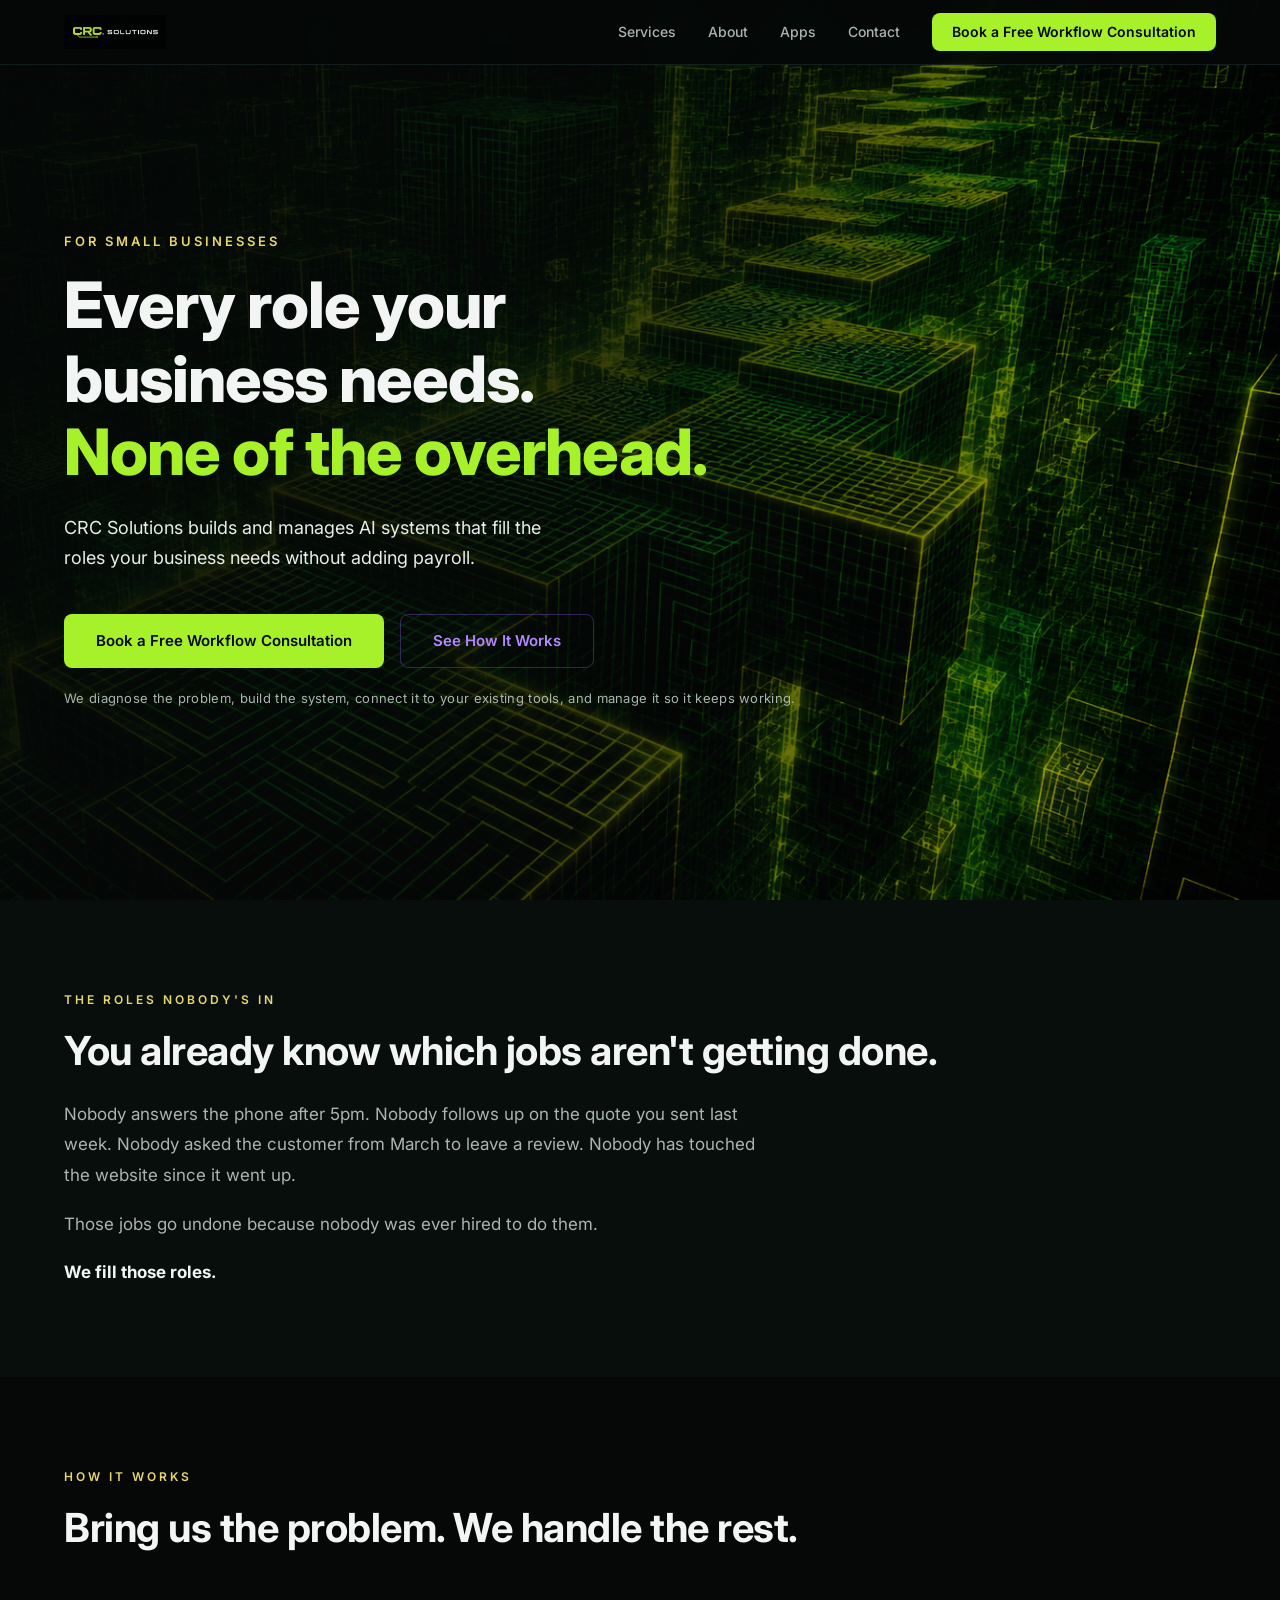
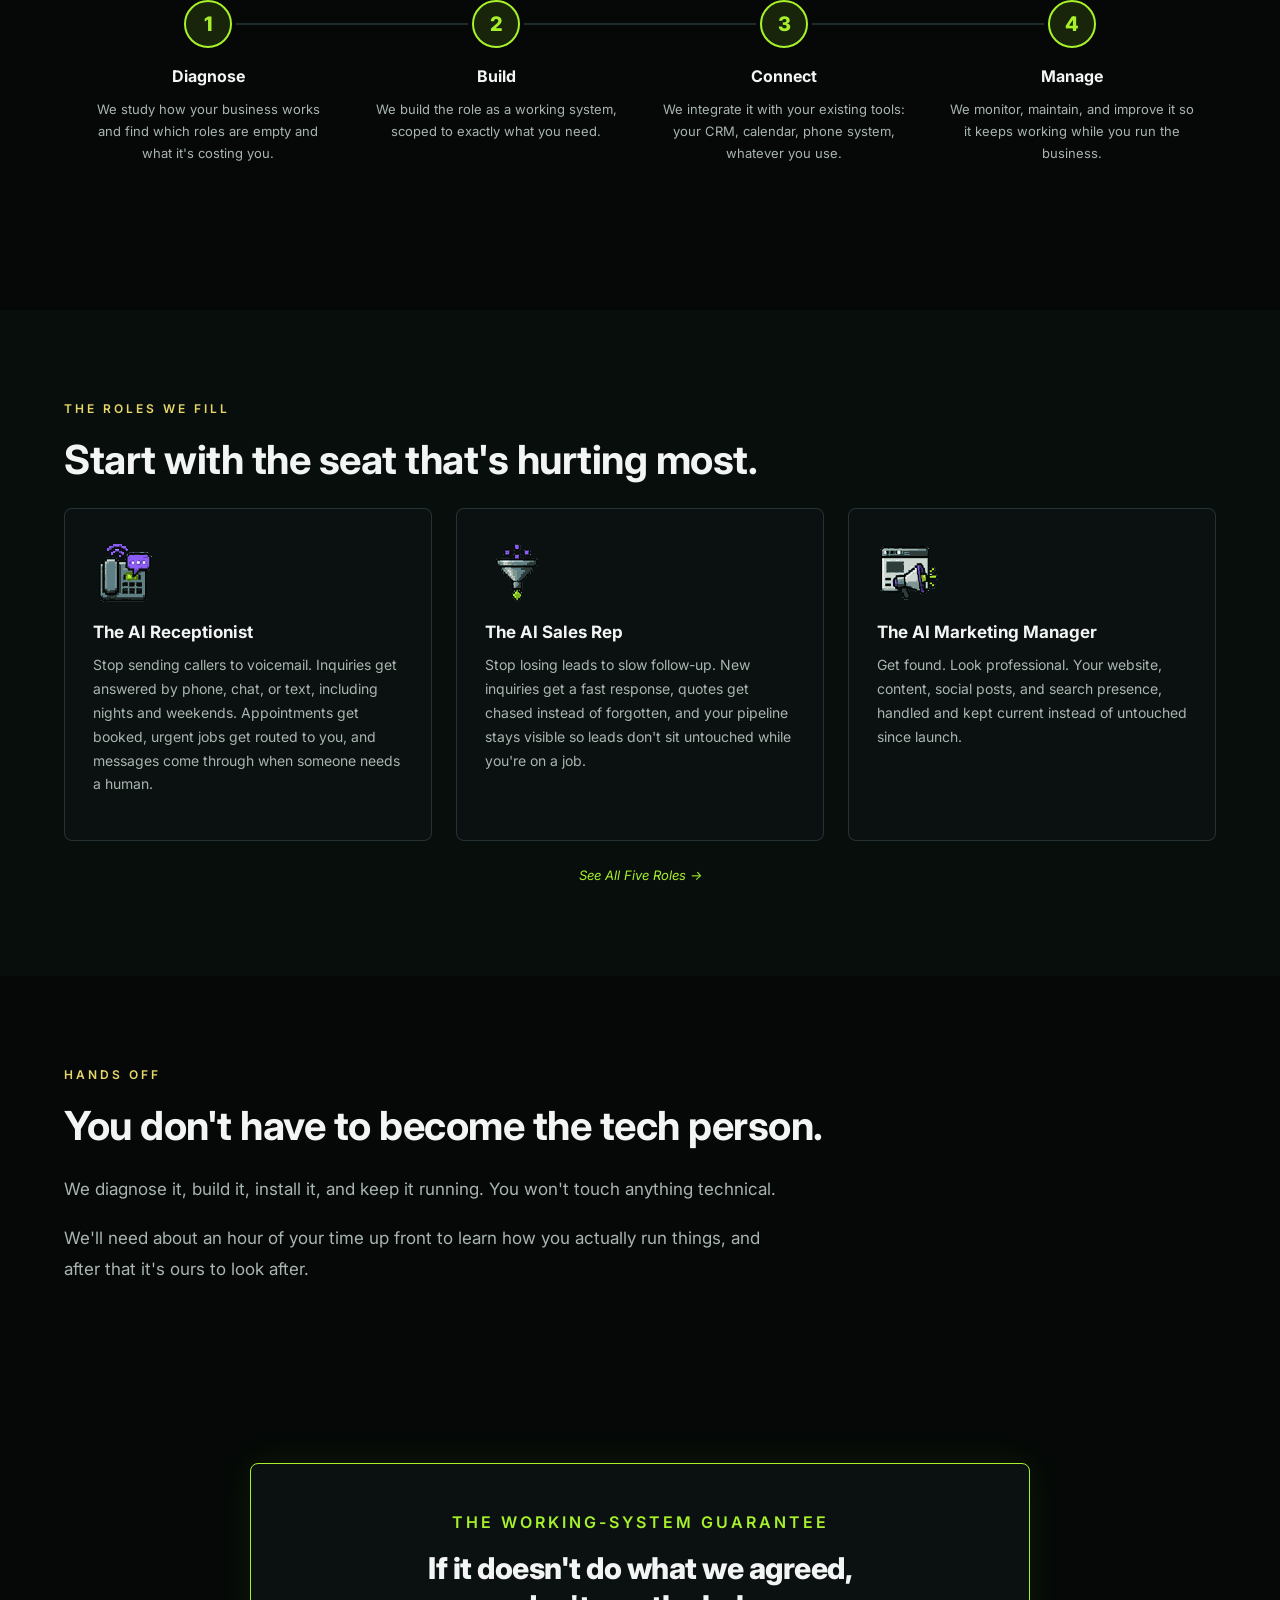
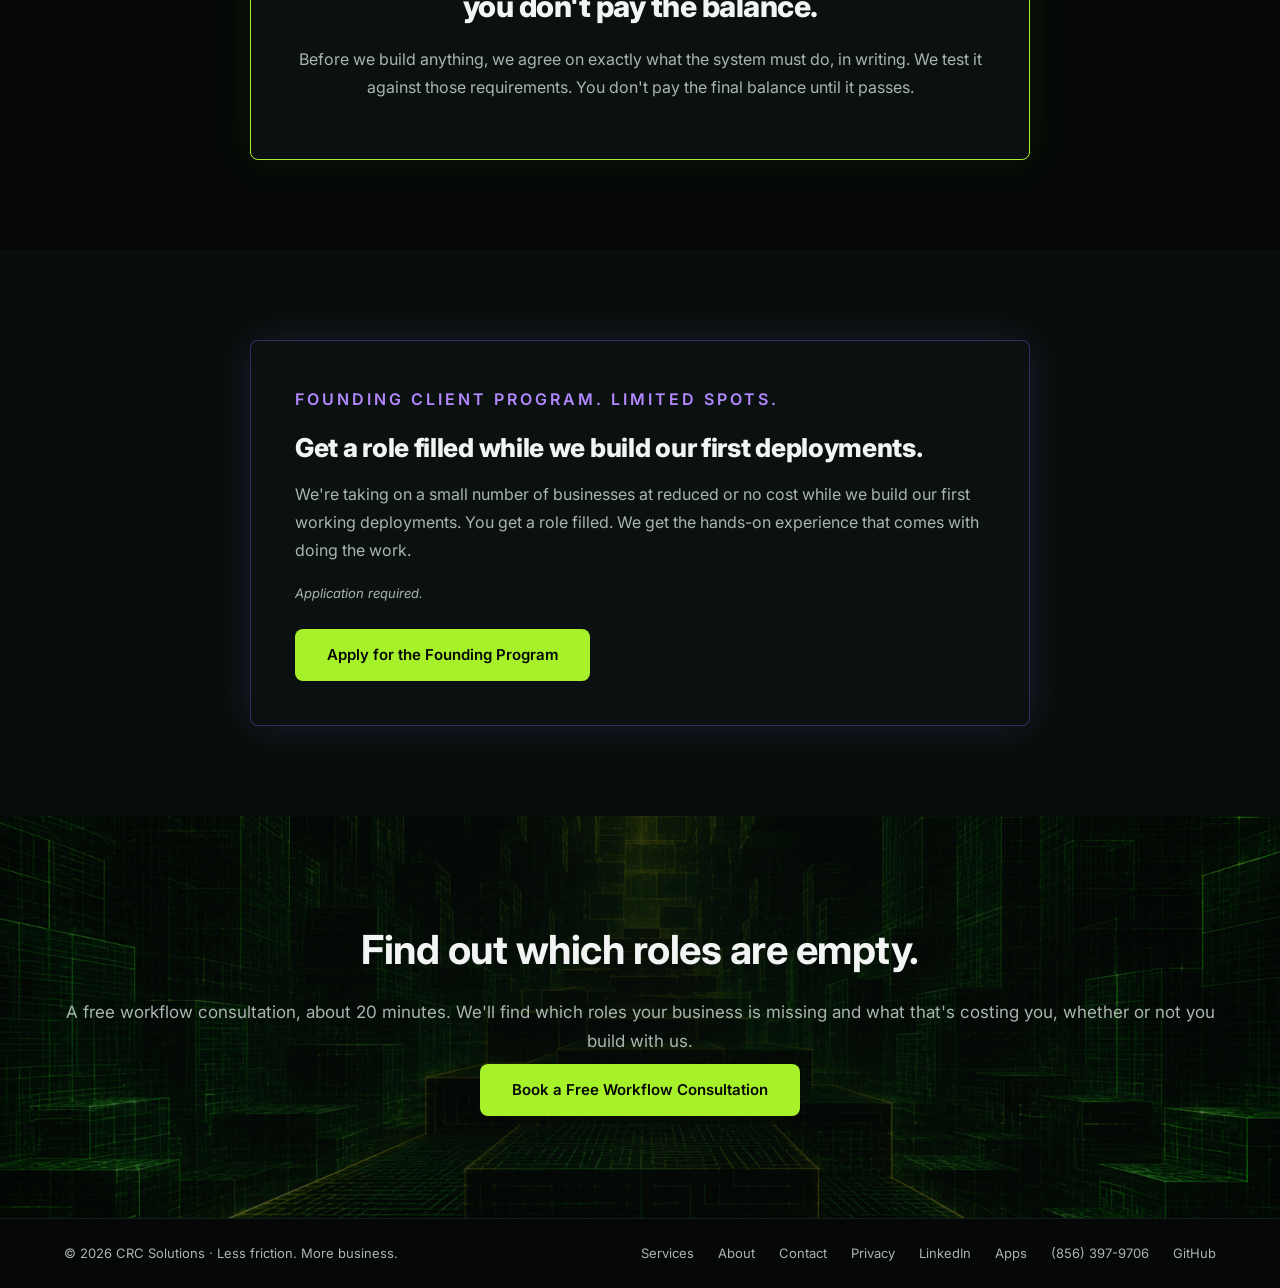
<file: website/index.html>
<!DOCTYPE html>
<!-- BUILD: 2026-08-06T10:00 -->
<html lang="en">
<head>
  <meta charset="UTF-8">
  <meta name="viewport" content="width=device-width, initial-scale=1.0">
  <title>CRC Solutions | The Roles Your Business Needs, Without the Payroll</title>
  <meta name="description" content="CRC Solutions builds and manages AI systems that fill the roles your business needs without adding payroll.">
  <link rel="icon" type="image/png" sizes="32x32" href="images/favicon-32.png">
  <link rel="apple-touch-icon" href="images/apple-touch-icon.png">
  <meta property="og:title" content="CRC Solutions | The Roles Your Business Needs, Without the Payroll">
  <meta property="og:description" content="CRC Solutions builds and manages AI systems that fill the roles your business needs without adding payroll.">
  <meta property="og:type" content="website">
  <meta property="og:image" content="https://crc-solutions.org/images/og-image.png">
  <meta property="og:url" content="https://crc-solutions.org">
  <link rel="canonical" href="https://crc-solutions.org">
  <meta name="twitter:card" content="summary_large_image">
  <meta name="twitter:image" content="https://crc-solutions.org/images/og-image.png">
  <meta name="twitter:title" content="CRC Solutions | The Roles Your Business Needs, Without the Payroll">
  <meta name="twitter:description" content="CRC Solutions builds and manages AI systems that fill the roles your business needs without adding payroll.">
  <script type="application/ld+json">
  {
    "@context": "https://schema.org",
    "@type": "ProfessionalService",
    "name": "CRC Solutions",
    "url": "https://crc-solutions.org",
    "description": "CRC Solutions builds and manages AI systems that fill the roles your business needs without adding payroll.",
    "slogan": "Every role your business needs. None of the overhead.",
    "founder": { "@type": "Person", "name": "Carlos Roman-Conville" },
    "serviceType": ["AI Receptionist", "AI Sales Rep", "AI Account Manager", "AI Marketing Manager", "AI Accountant"],
    "areaServed": "US",
    "email": "carlos@crc-solutions.org",
    "sameAs": [
      "https://www.linkedin.com/in/carlos-roman-conville-068781217/",
      "https://github.com/Carlos-Roman-Conville",
      "https://rexochango.gumroad.com/",
      "https://www.upwork.com/freelancers/~019b245e83c21e9b37"
    ]
  }
  </script>
  <link rel="preconnect" href="https://fonts.googleapis.com">
  <link rel="preconnect" href="https://fonts.gstatic.com" crossorigin>
  <link href="https://fonts.googleapis.com/css2?family=Inter:wght@400;500;600;700;800&display=swap" rel="stylesheet">
  <link rel="stylesheet" href="styles.css?v=13">
  <link rel="stylesheet" href="chat-widget.css?v=1">
</head>
<body>

  <a href="#main-content" class="skip-link">Skip to main content</a>

  <!-- Nav -->
  <nav id="nav">
    <div class="nav-inner">
      <a href="index.html" class="nav-logo"><img src="images/logo-wordmark.png" alt="CRC Solutions"></a>
      <div class="nav-links" id="nav-links">
        <a href="services.html">Services</a>
        <a href="about.html">About</a>
        <a href="apps.html">Apps</a>
        <a href="contact.html">Contact</a>
        <a href="contact.html" class="nav-cta">Book a Free Workflow Consultation</a>
      </div>
      <button class="nav-toggle" id="nav-toggle" aria-label="Toggle menu">
        <span></span><span></span><span></span>
      </button>
    </div>
  </nav>

  <main id="main-content">

  <!-- Hero -->
  <section class="hero" id="hero">
    <div class="hero-overlay"></div>
    <div class="hero-content">
      <p class="hero-tag">For small businesses</p>
      <h1>Every role your business needs.<br><span class="accent">None of the overhead.</span></h1>
      <p class="hero-sub">CRC Solutions builds and manages AI systems that fill the roles your business needs without adding payroll.</p>
      <div class="hero-buttons">
        <a href="contact.html" class="btn btn-primary">Book a Free Workflow Consultation</a>
        <a href="#how-it-works" class="btn btn-ghost">See How It Works</a>
      </div>
      <p class="hero-trust">We diagnose the problem, build the system, connect it to your existing tools, and manage it so it keeps working.</p>
    </div>
  </section>

  <!-- Empty-seat -->
  <section class="section section-alt" id="empty-seats">
    <div class="container">
      <p class="section-tag">The Roles Nobody's In</p>
      <h2 class="section-title">You already know which jobs aren't getting done.</h2>
      <div class="approach-text fade-up">
        <p>Nobody answers the phone after 5pm. Nobody follows up on the quote you sent last week. Nobody asked the customer from March to leave a review. Nobody has touched the website since it went up.</p>
        <p>Those jobs go undone because nobody was ever hired to do them.</p>
        <p class="approach-goal"><strong>We fill those roles.</strong></p>
      </div>
    </div>
  </section>

  <!-- How It Works -->
  <section class="section" id="how-it-works">
    <div class="container">
      <p class="section-tag">How It Works</p>
      <h2 class="section-title">Bring us the problem. We handle the rest.</h2>
      <div class="process-steps">
        <div class="process-step fade-up">
          <div class="process-num">1</div>
          <div class="process-line"></div>
          <h3>Diagnose</h3>
          <p>We study how your business works and find which roles are empty and what it's costing you.</p>
        </div>
        <div class="process-step fade-up">
          <div class="process-num">2</div>
          <div class="process-line"></div>
          <h3>Build</h3>
          <p>We build the role as a working system, scoped to exactly what you need.</p>
        </div>
        <div class="process-step fade-up">
          <div class="process-num">3</div>
          <div class="process-line"></div>
          <h3>Connect</h3>
          <p>We integrate it with your existing tools: your CRM, calendar, phone system, whatever you use.</p>
        </div>
        <div class="process-step fade-up">
          <div class="process-num">4</div>
          <h3>Manage</h3>
          <p>We monitor, maintain, and improve it so it keeps working while you run the business.</p>
        </div>
      </div>
    </div>
  </section>

  <!-- Roles (3 on home) -->
  <section class="section section-alt" id="roles">
    <div class="container">
      <p class="section-tag">The Roles We Fill</p>
      <h2 class="section-title">Start with the seat that's hurting most.</h2>
      <div class="cat-grid">
        <div class="service-outcome-card fade-up">
          <div class="pillar-icon pillar-icon-pixel"><img src="images/icon-receptionist.png" srcset="images/icon-receptionist.png 1x, images/icon-receptionist@2x.png 2x" alt="The AI Receptionist"></div>
          <h3>The AI Receptionist</h3>
          <p>Stop sending callers to voicemail. Inquiries get answered by phone, chat, or text, including nights and weekends. Appointments get booked, urgent jobs get routed to you, and messages come through when someone needs a human.</p>
        </div>
        <div class="service-outcome-card fade-up">
          <div class="pillar-icon pillar-icon-pixel"><img src="images/icon-sales-rep.png" srcset="images/icon-sales-rep.png 1x, images/icon-sales-rep@2x.png 2x" alt="The AI Sales Rep"></div>
          <h3>The AI Sales Rep</h3>
          <p>Stop losing leads to slow follow-up. New inquiries get a fast response, quotes get chased instead of forgotten, and your pipeline stays visible so leads don't sit untouched while you're on a job.</p>
        </div>
        <div class="service-outcome-card fade-up">
          <div class="pillar-icon pillar-icon-pixel"><img src="images/icon-marketing-manager.png" srcset="images/icon-marketing-manager.png 1x, images/icon-marketing-manager@2x.png 2x" alt="The AI Marketing Manager"></div>
          <h3>The AI Marketing Manager</h3>
          <p>Get found. Look professional. Your website, content, social posts, and search presence, handled and kept current instead of untouched since launch.</p>
        </div>
      </div>
      <p class="service-supporting-note fade-up"><a href="services.html">See All Five Roles &rarr;</a></p>
    </div>
  </section>

  <!-- Nobody becomes technical -->
  <section class="section" id="hands-off">
    <div class="container">
      <p class="section-tag">Hands Off</p>
      <h2 class="section-title">You don't have to become the tech person.</h2>
      <div class="approach-text fade-up">
        <p>We diagnose it, build it, install it, and keep it running. You won't touch anything technical.</p>
        <p>We'll need about an hour of your time up front to learn how you actually run things, and after that it's ours to look after.</p>
      </div>
    </div>
  </section>

  <!-- Working-System Guarantee -->
  <section class="section" id="guarantee">
    <div class="container">
      <div class="guarantee-box fade-up">
        <p class="section-tag">The Working-System Guarantee</p>
        <h2 class="guarantee-title">If it doesn't do what we agreed,<br>you don't pay the balance.</h2>
        <p>Before we build anything, we agree on exactly what the system must do, in writing. We test it against those requirements. You don't pay the final balance until it passes.</p>
      </div>
    </div>
  </section>

  <!-- Founding Client Program -->
  <section class="section section-alt" id="founding">
    <div class="container">
      <div class="pilot-box fade-up">
        <p class="section-tag">Founding Client Program. Limited Spots.</p>
        <h2 class="pilot-title">Get a role filled while we build our first deployments.</h2>
        <p>We're taking on a small number of businesses at reduced or no cost while we build our first working deployments. You get a role filled. We get the hands-on experience that comes with doing the work.</p>
        <p class="pilot-note">Application required.</p>
        <a href="contact.html" class="btn btn-primary">Apply for the Founding Program</a>
      </div>
    </div>
  </section>

  <!-- CTA -->
  <section class="section section-cta" id="cta">
    <div class="hero-overlay cta-overlay"></div>
    <div class="container" style="position:relative; z-index:2;">
      <h2 class="section-title">Find out which roles are empty.</h2>
      <p class="cta-sub">A free workflow consultation, about 20 minutes. We'll find which roles your business is missing and what that's costing you, whether or not you build with us.</p>
      <div class="cta-buttons">
        <a href="contact.html" class="btn btn-primary">Book a Free Workflow Consultation</a>
      </div>
    </div>
  </section>

  </main>

  <!-- Footer -->
  <footer class="footer">
    <div class="container footer-inner">
      <p>&copy; 2026 CRC Solutions &middot; Less friction. More business.</p>
      <div class="footer-links">
        <a href="services.html">Services</a>
        <a href="about.html">About</a>
        <a href="contact.html">Contact</a>
        <a href="privacy.html">Privacy</a>
        <a href="https://www.linkedin.com/in/carlos-roman-conville-068781217/" target="_blank" rel="noopener">LinkedIn</a>
        <a href="apps.html">Apps</a>
        <a href="tel:+18563979706">(856) 397-9706</a>
        <a href="https://github.com/Carlos-Roman-Conville" target="_blank" rel="noopener">GitHub</a>
      </div>
    </div>
  </footer>

  <!-- Chat Widget -->
  <script src="site-config.js?v=3"></script>
  <script src="chat-widget.js?v=3"></script>
  <script src="main.js?v=6"></script>
</body>
</html>
</file>
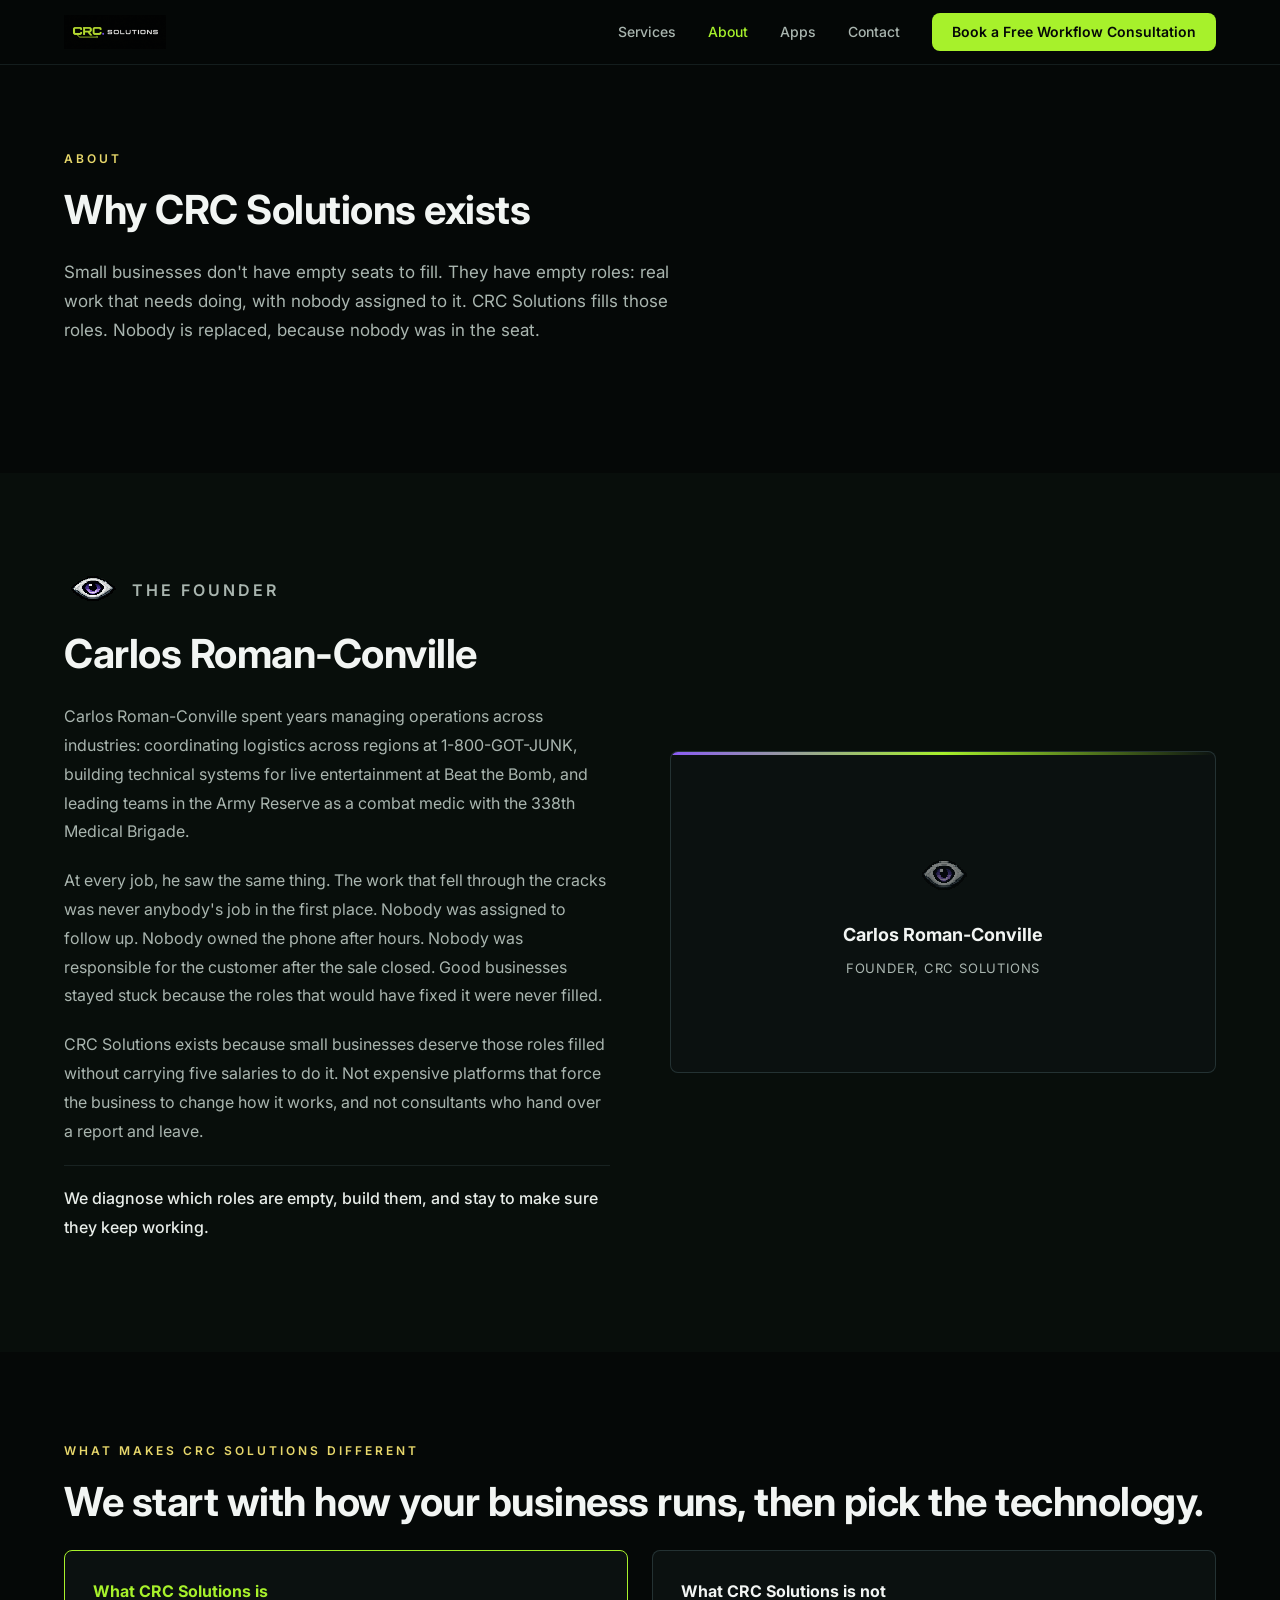
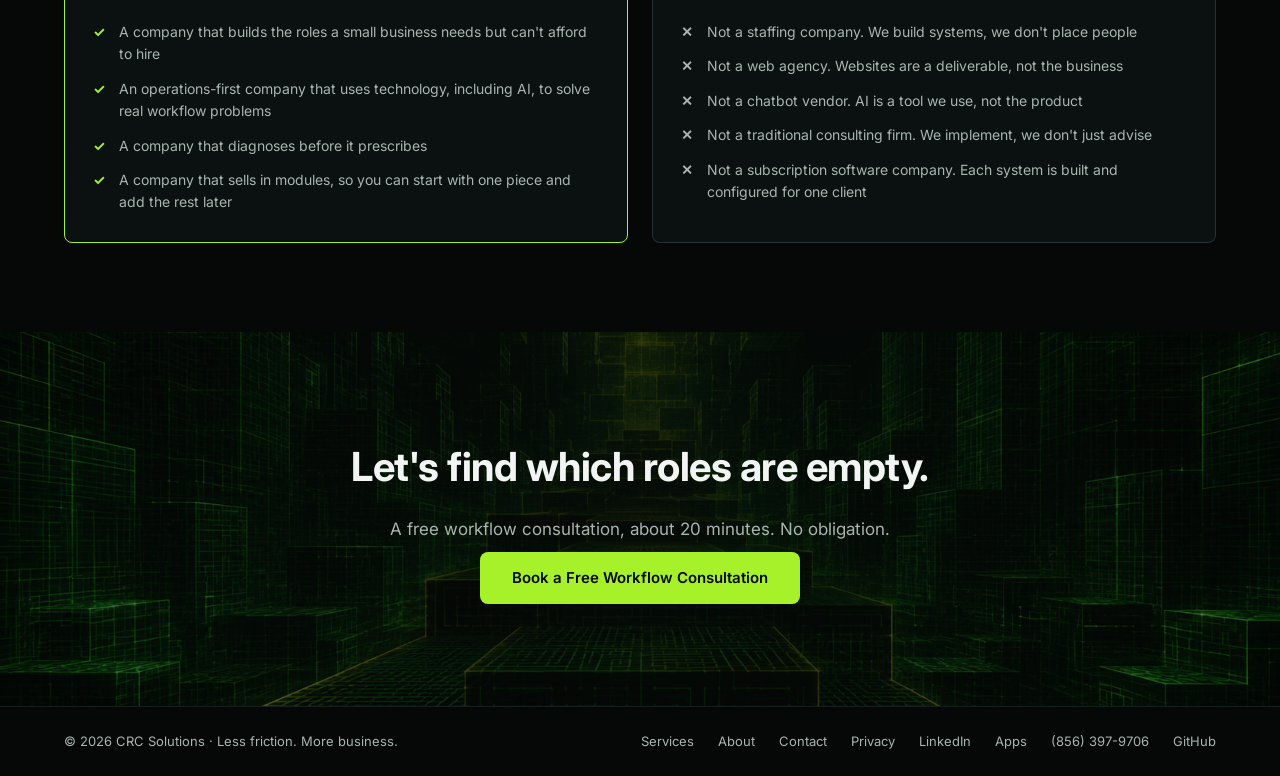
<file: website/about.html>
<!DOCTYPE html>
<!-- BUILD: 2026-08-06T10:00 -->
<html lang="en">
<head>
  <meta charset="UTF-8">
  <meta name="viewport" content="width=device-width, initial-scale=1.0">
  <title>About | CRC Solutions</title>
  <meta name="description" content="CRC Solutions builds and manages the roles small businesses need but can't afford to hire. Founded by Carlos Roman-Conville after years managing operations in logistics, entertainment technology, and the military.">
  <link rel="icon" type="image/png" sizes="32x32" href="images/favicon-32.png">
  <link rel="apple-touch-icon" href="images/apple-touch-icon.png">
  <meta property="og:title" content="About | CRC Solutions">
  <meta property="og:description" content="CRC builds and manages the roles small businesses need but can't afford to hire.">
  <meta property="og:type" content="website">
  <meta property="og:image" content="https://crc-solutions.org/images/og-image.png">
  <meta property="og:url" content="https://crc-solutions.org/about.html">
  <link rel="canonical" href="https://crc-solutions.org/about.html">
  <meta name="twitter:card" content="summary_large_image">
  <meta name="twitter:image" content="https://crc-solutions.org/images/og-image.png">
  <meta name="twitter:title" content="About | CRC Solutions">
  <meta name="twitter:description" content="CRC builds and manages the roles small businesses need but can't afford to hire.">
  <link rel="preconnect" href="https://fonts.googleapis.com">
  <link rel="preconnect" href="https://fonts.gstatic.com" crossorigin>
  <link href="https://fonts.googleapis.com/css2?family=Inter:wght@400;500;600;700;800&display=swap" rel="stylesheet">
  <link rel="stylesheet" href="styles.css?v=13">
  <link rel="stylesheet" href="chat-widget.css?v=1">
</head>
<body>

  <a href="#main-content" class="skip-link">Skip to main content</a>

  <!-- Nav -->
  <nav id="nav">
    <div class="nav-inner">
      <a href="index.html" class="nav-logo"><img src="images/logo-wordmark.png" alt="CRC Solutions"></a>
      <div class="nav-links" id="nav-links">
        <a href="services.html">Services</a>
        <a href="about.html" class="nav-active">About</a>
        <a href="apps.html">Apps</a>
        <a href="contact.html">Contact</a>
        <a href="contact.html" class="nav-cta">Book a Free Workflow Consultation</a>
      </div>
      <button class="nav-toggle" id="nav-toggle" aria-label="Toggle menu">
        <span></span><span></span><span></span>
      </button>
    </div>
  </nav>

  <main id="main-content">

  <!-- Page Header -->
  <section class="section page-header">
    <div class="container">
      <p class="section-tag">About</p>
      <h1 class="section-title">Why CRC Solutions exists</h1>
      <p class="section-intro">Small businesses don't have empty seats to fill. They have empty roles: real work that needs doing, with nobody assigned to it. CRC Solutions fills those roles. Nobody is replaced, because nobody was in the seat.</p>
    </div>
  </section>

  <!-- Founder -->
  <section class="section section-alt" id="founder">
    <div class="container">
      <div class="about-grid">
        <div class="about-text">
          <div class="about-tag-row">
            <div class="pixel-badge"><img src="images/icon-eye.png" alt="Founder"></div>
            <p class="section-tag">The Founder</p>
          </div>
          <h2 class="section-title">Carlos Roman-Conville</h2>
          <p>Carlos Roman-Conville spent years managing operations across industries: coordinating logistics across regions at 1-800-GOT-JUNK, building technical systems for live entertainment at Beat the Bomb, and leading teams in the Army Reserve as a combat medic with the 338th Medical Brigade.</p>
          <p>At every job, he saw the same thing. The work that fell through the cracks was never anybody's job in the first place. Nobody was assigned to follow up. Nobody owned the phone after hours. Nobody was responsible for the customer after the sale closed. Good businesses stayed stuck because the roles that would have fixed it were never filled.</p>
          <p>CRC Solutions exists because small businesses deserve those roles filled without carrying five salaries to do it. Not expensive platforms that force the business to change how it works, and not consultants who hand over a report and leave.</p>
          <p class="about-founder-close">We diagnose which roles are empty, build them, and stay to make sure they keep working.</p>
        </div>
        <div class="about-visual">
          <div class="founder-photo">
            <div class="founder-photo-placeholder">
              <img src="images/icon-eye.png" alt="" class="founder-placeholder-icon">
              <span class="founder-name">Carlos Roman-Conville</span>
              <span class="founder-role">Founder, CRC Solutions</span>
            </div>
          </div>
        </div>
      </div>
    </div>
  </section>

  <!-- What makes CRC Solutions different -->
  <section class="section" id="difference">
    <div class="container">
      <p class="section-tag">What makes CRC Solutions different</p>
      <h2 class="section-title">We start with how your business runs, then pick the technology.</h2>
      <div class="isnot-grid">
        <div class="isnot-card is-card fade-up">
          <h3>What CRC Solutions is</h3>
          <ul>
            <li>A company that builds the roles a small business needs but can't afford to hire</li>
            <li>An operations-first company that uses technology, including AI, to solve real workflow problems</li>
            <li>A company that diagnoses before it prescribes</li>
            <li>A company that sells in modules, so you can start with one piece and add the rest later</li>
          </ul>
        </div>
        <div class="isnot-card isnot fade-up">
          <h3>What CRC Solutions is not</h3>
          <ul>
            <li>Not a staffing company. We build systems, we don't place people</li>
            <li>Not a web agency. Websites are a deliverable, not the business</li>
            <li>Not a chatbot vendor. AI is a tool we use, not the product</li>
            <li>Not a traditional consulting firm. We implement, we don't just advise</li>
            <li>Not a subscription software company. Each system is built and configured for one client</li>
          </ul>
        </div>
      </div>
    </div>
  </section>

  <!-- CTA -->
  <section class="section section-cta" id="cta">
    <div class="hero-overlay cta-overlay"></div>
    <div class="container" style="position:relative; z-index:2;">
      <h2 class="section-title">Let's find which roles are empty.</h2>
      <p class="cta-sub">A free workflow consultation, about 20 minutes. No obligation.</p>
      <div class="cta-buttons">
        <a href="contact.html" class="btn btn-primary">Book a Free Workflow Consultation</a>
      </div>
    </div>
  </section>

  </main>

  <!-- Footer -->
  <footer class="footer">
    <div class="container footer-inner">
      <p>&copy; 2026 CRC Solutions &middot; Less friction. More business.</p>
      <div class="footer-links">
        <a href="services.html">Services</a>
        <a href="about.html">About</a>
        <a href="contact.html">Contact</a>
        <a href="privacy.html">Privacy</a>
        <a href="https://www.linkedin.com/in/carlos-roman-conville-068781217/" target="_blank" rel="noopener">LinkedIn</a>
        <a href="apps.html">Apps</a>
        <a href="tel:+18563979706">(856) 397-9706</a>
        <a href="https://github.com/Carlos-Roman-Conville" target="_blank" rel="noopener">GitHub</a>
      </div>
    </div>
  </footer>

  <!-- Chat Widget -->
  <script src="site-config.js?v=3"></script>
  <script src="chat-widget.js?v=3"></script>
  <script src="main.js?v=6"></script>
</body>
</html>
</file>
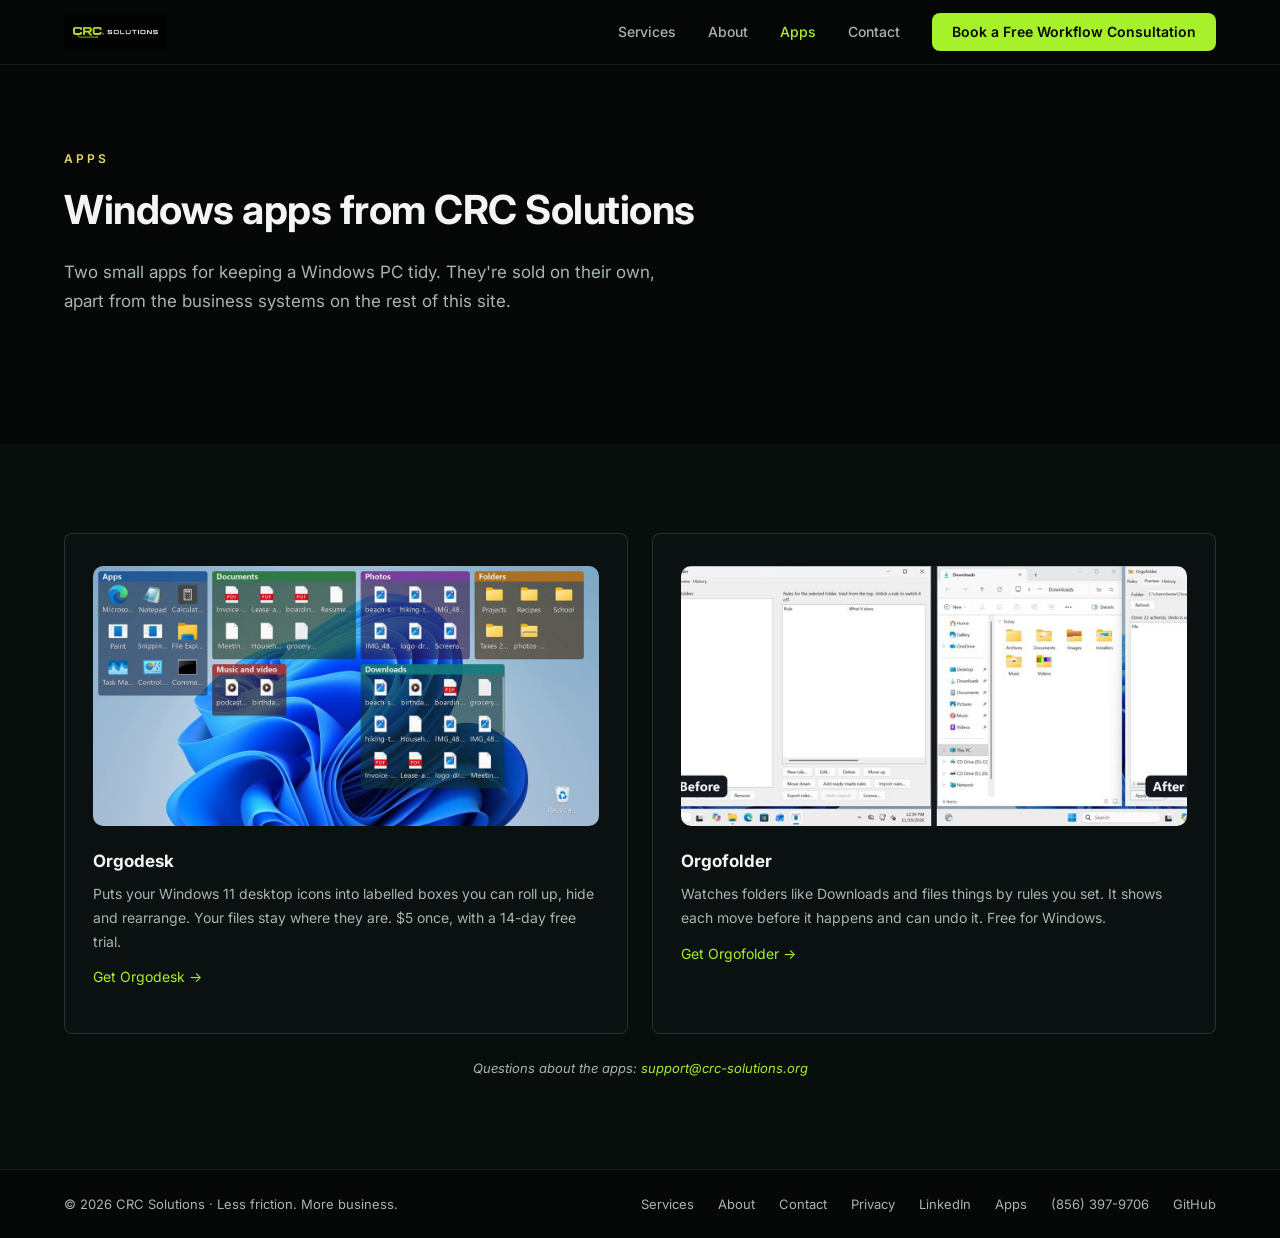
<file: website/apps.html>
<!DOCTYPE html>
<!-- BUILD: 2026-08-06T10:00 -->
<html lang="en">
<head>
  <meta charset="UTF-8">
  <meta name="viewport" content="width=device-width, initial-scale=1.0">
  <title>Apps | CRC Solutions</title>
  <meta name="description" content="Orgodesk and Orgofolder: two small Windows apps from CRC Solutions for keeping desktop icons and downloads tidy.">
  <link rel="icon" type="image/png" sizes="32x32" href="images/favicon-32.png">
  <link rel="apple-touch-icon" href="images/apple-touch-icon.png">
  <meta property="og:title" content="Apps | CRC Solutions">
  <meta property="og:description" content="Two small Windows apps for keeping a PC tidy.">
  <meta property="og:type" content="website">
  <meta property="og:image" content="https://crc-solutions.org/images/og-image.png">
  <meta property="og:url" content="https://crc-solutions.org/apps.html">
  <link rel="canonical" href="https://crc-solutions.org/apps.html">
  <meta name="twitter:card" content="summary_large_image">
  <meta name="twitter:image" content="https://crc-solutions.org/images/og-image.png">
  <meta name="twitter:title" content="Apps | CRC Solutions">
  <meta name="twitter:description" content="Two small Windows apps for keeping a PC tidy.">
  <link rel="preconnect" href="https://fonts.googleapis.com">
  <link rel="preconnect" href="https://fonts.gstatic.com" crossorigin>
  <link href="https://fonts.googleapis.com/css2?family=Inter:wght@400;500;600;700;800&display=swap" rel="stylesheet">
  <link rel="stylesheet" href="styles.css?v=13">
  <link rel="stylesheet" href="chat-widget.css?v=1">
  <style>#apps .cat-grid{grid-template-columns:repeat(2,1fr)}#apps img{height:260px;object-fit:cover;object-position:top}@media (max-width:700px){#apps .cat-grid{grid-template-columns:1fr}#apps img{height:auto}}</style>
</head>
<body>

  <a href="#main-content" class="skip-link">Skip to main content</a>

  <!-- Nav -->
  <nav id="nav">
    <div class="nav-inner">
      <a href="index.html" class="nav-logo"><img src="images/logo-wordmark.png" alt="CRC Solutions"></a>
      <div class="nav-links" id="nav-links">
        <a href="services.html">Services</a>
        <a href="about.html">About</a>
        <a href="apps.html" class="nav-active">Apps</a>
        <a href="contact.html">Contact</a>
        <a href="contact.html" class="nav-cta">Book a Free Workflow Consultation</a>
      </div>
      <button class="nav-toggle" id="nav-toggle" aria-label="Toggle menu">
        <span></span><span></span><span></span>
      </button>
    </div>
  </nav>

  <main id="main-content">
  <section class="section page-header">
    <div class="container">
      <p class="section-tag">Apps</p>
      <h1 class="section-title">Windows apps from CRC Solutions</h1>
      <p class="section-intro">Two small apps for keeping a Windows PC tidy. They're sold on their own, apart from the business systems on the rest of this site.</p>
    </div>
  </section>

  <section class="section section-alt" id="apps">
    <div class="container">
      <div class="cat-grid">
        <div class="service-outcome-card fade-up">
          <img src="images/app-orgodesk.jpg" alt="Orgodesk: desktop icons grouped into labelled, coloured boxes" loading="lazy" style="width:100%;border-radius:10px;margin-bottom:16px">
          <h3>Orgodesk</h3>
          <p>Puts your Windows 11 desktop icons into labelled boxes you can roll up, hide and rearrange. Your files stay where they are. $5 once, with a 14-day free trial.</p>
          <p><a href="https://rexochango.gumroad.com/l/orgodesk" target="_blank" rel="noopener">Get Orgodesk &rarr;</a></p>
        </div>
        <div class="service-outcome-card fade-up">
          <img src="images/app-orgofolder.jpg" alt="Orgofolder: a messy Downloads folder before, and the same files sorted into six folders after" loading="lazy" style="width:100%;border-radius:10px;margin-bottom:16px">
          <h3>Orgofolder</h3>
          <p>Watches folders like Downloads and files things by rules you set. It shows each move before it happens and can undo it. Free for Windows.</p>
          <p><a href="https://rexochango.gumroad.com/l/qmicvq" target="_blank" rel="noopener">Get Orgofolder &rarr;</a></p>
        </div>
      </div>
      <p class="service-supporting-note fade-up">Questions about the apps: <a href="mailto:support@crc-solutions.org">support@crc-solutions.org</a></p>
    </div>
  </section>
</main>

  <!-- Footer -->
  <footer class="footer">
    <div class="container footer-inner">
      <p>&copy; 2026 CRC Solutions &middot; Less friction. More business.</p>
      <div class="footer-links">
        <a href="services.html">Services</a>
        <a href="about.html">About</a>
        <a href="contact.html">Contact</a>
        <a href="privacy.html">Privacy</a>
        <a href="https://www.linkedin.com/in/carlos-roman-conville-068781217/" target="_blank" rel="noopener">LinkedIn</a>
        <a href="apps.html">Apps</a>
        <a href="tel:+18563979706">(856) 397-9706</a>
        <a href="https://github.com/Carlos-Roman-Conville" target="_blank" rel="noopener">GitHub</a>
      </div>
    </div>
  </footer>

  <!-- Chat Widget -->
  <script src="site-config.js?v=3"></script>
  <script src="chat-widget.js?v=3"></script>
  <script src="main.js?v=6"></script>
</body>
</html>
</file>
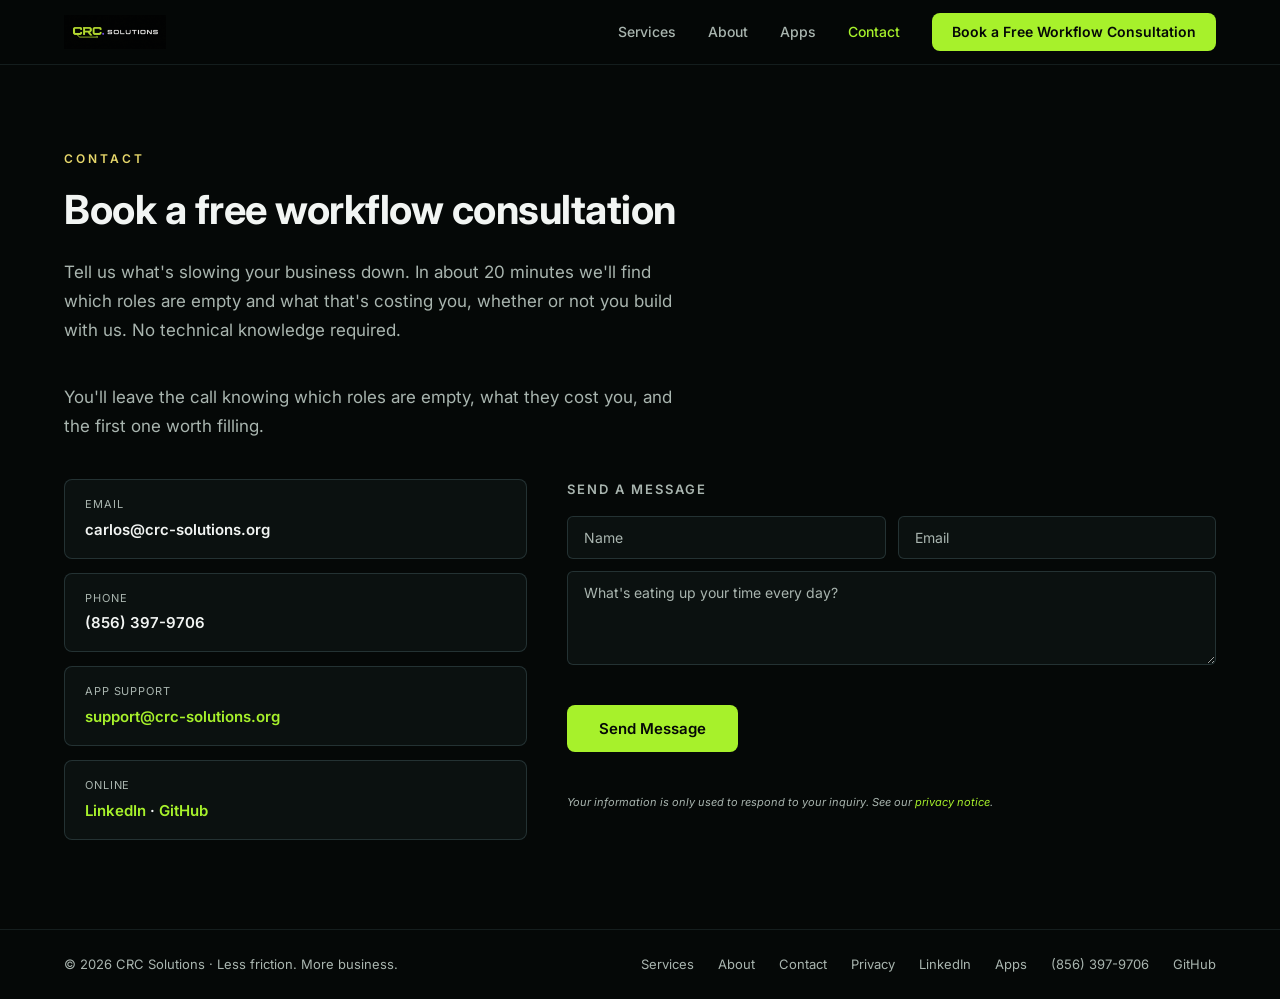
<file: website/contact.html>
<!DOCTYPE html>
<!-- BUILD: 2026-08-06T10:00 -->
<html lang="en">
<head>
  <meta charset="UTF-8">
  <meta name="viewport" content="width=device-width, initial-scale=1.0">
  <title>Contact | CRC Solutions</title>
  <meta name="description" content="Book a free workflow consultation with CRC Solutions. Tell us what's slowing your business down and we'll find which roles are empty and what it's costing you.">
  <link rel="icon" type="image/png" sizes="32x32" href="images/favicon-32.png">
  <link rel="apple-touch-icon" href="images/apple-touch-icon.png">
  <meta property="og:title" content="Contact | CRC Solutions">
  <meta property="og:description" content="Book a free workflow consultation with CRC Solutions.">
  <meta property="og:type" content="website">
  <meta property="og:image" content="https://crc-solutions.org/images/og-image.png">
  <meta property="og:url" content="https://crc-solutions.org/contact.html">
  <link rel="canonical" href="https://crc-solutions.org/contact.html">
  <meta name="twitter:card" content="summary_large_image">
  <meta name="twitter:image" content="https://crc-solutions.org/images/og-image.png">
  <meta name="twitter:title" content="Contact | CRC Solutions">
  <meta name="twitter:description" content="Book a free workflow consultation with CRC Solutions.">
  <link rel="preconnect" href="https://fonts.googleapis.com">
  <link rel="preconnect" href="https://fonts.gstatic.com" crossorigin>
  <link href="https://fonts.googleapis.com/css2?family=Inter:wght@400;500;600;700;800&display=swap" rel="stylesheet">
  <link rel="stylesheet" href="styles.css?v=13">
  <link rel="stylesheet" href="chat-widget.css?v=1">
</head>
<body>

  <a href="#main-content" class="skip-link">Skip to main content</a>

  <!-- Nav -->
  <nav id="nav">
    <div class="nav-inner">
      <a href="index.html" class="nav-logo"><img src="images/logo-wordmark.png" alt="CRC Solutions"></a>
      <div class="nav-links" id="nav-links">
        <a href="services.html">Services</a>
        <a href="about.html">About</a>
        <a href="apps.html">Apps</a>
        <a href="contact.html" class="nav-active">Contact</a>
        <a href="contact.html" class="nav-cta">Book a Free Workflow Consultation</a>
      </div>
      <button class="nav-toggle" id="nav-toggle" aria-label="Toggle menu">
        <span></span><span></span><span></span>
      </button>
    </div>
  </nav>

  <main id="main-content">

  <!-- Contact -->
  <section class="section page-header" id="contact">
    <div class="container">
      <p class="section-tag">Contact</p>
      <h1 class="section-title">Book a free workflow consultation</h1>
      <p class="section-intro">Tell us what's slowing your business down. In about 20 minutes we'll find which roles are empty and what that's costing you, whether or not you build with us. No technical knowledge required.</p>
      <p class="section-intro">You'll leave the call knowing which roles are empty, what they cost you, and the first one worth filling.</p>

      <div class="contact-layout">
        <div class="contact-methods">
          <a class="contact-method" href="mailto:carlos@crc-solutions.org">
            <span class="contact-method-label">Email</span>
            <span class="contact-method-value">carlos@crc-solutions.org</span>
          </a>
          <a class="contact-method" href="tel:+18563979706">
            <span class="contact-method-label">Phone</span>
            <span class="contact-method-value">(856) 397-9706</span>
          </a>
          <div class="contact-method">
            <span class="contact-method-label">App support</span>
            <span class="contact-method-value"><a href="mailto:support@crc-solutions.org">support@crc-solutions.org</a></span>
          </div>
          <div class="contact-method">
            <span class="contact-method-label">Online</span>
            <span class="contact-method-value">
              <a href="https://www.linkedin.com/in/carlos-roman-conville-068781217/" target="_blank" rel="noopener">LinkedIn</a> &middot;
              <a href="https://github.com/Carlos-Roman-Conville" target="_blank" rel="noopener">GitHub</a>
            </span>
          </div>
        </div>

        <div class="contact-form-wrap">
          <p class="contact-form-label">Send a message</p>
          <form class="contact-form" id="contact-form" novalidate>
            <div style="position:absolute;left:-9999px;top:-9999px;" aria-hidden="true">
              <label for="cf-website">Leave this empty</label>
              <input type="text" id="cf-website" name="website" tabindex="-1" autocomplete="off">
            </div>
            <div class="form-row">
              <div class="form-field">
                <label for="cf-name" class="sr-only">Name</label>
                <input type="text" id="cf-name" name="name" placeholder="Name" autocomplete="name" required>
              </div>
              <div class="form-field">
                <label for="cf-email" class="sr-only">Email</label>
                <input type="email" id="cf-email" name="email" placeholder="Email" autocomplete="email" required>
              </div>
            </div>
            <div class="form-field">
              <label for="cf-message" class="sr-only">Message</label>
              <textarea id="cf-message" name="message" placeholder="What's eating up your time every day?" rows="4" required></textarea>
            </div>
            <div id="cf-verify"></div>
            <button type="submit" class="btn btn-primary" id="cf-submit">Send Message</button>
            <p class="form-status" id="cf-status" aria-live="polite"></p>
            <p class="form-privacy">Your information is only used to respond to your inquiry. See our <a href="privacy.html">privacy notice</a>.</p>
          </form>
        </div>
      </div>
    </div>
  </section>

  </main>

  <!-- Footer -->
  <footer class="footer">
    <div class="container footer-inner">
      <p>&copy; 2026 CRC Solutions &middot; Less friction. More business.</p>
      <div class="footer-links">
        <a href="services.html">Services</a>
        <a href="about.html">About</a>
        <a href="contact.html">Contact</a>
        <a href="privacy.html">Privacy</a>
        <a href="https://www.linkedin.com/in/carlos-roman-conville-068781217/" target="_blank" rel="noopener">LinkedIn</a>
        <a href="apps.html">Apps</a>
        <a href="tel:+18563979706">(856) 397-9706</a>
        <a href="https://github.com/Carlos-Roman-Conville" target="_blank" rel="noopener">GitHub</a>
      </div>
    </div>
  </footer>

  <!-- Chat Widget -->
  <script src="site-config.js?v=3"></script>
  <script src="chat-widget.js?v=3"></script>
  <script src="main.js?v=7"></script>
</body>
</html>
</file>
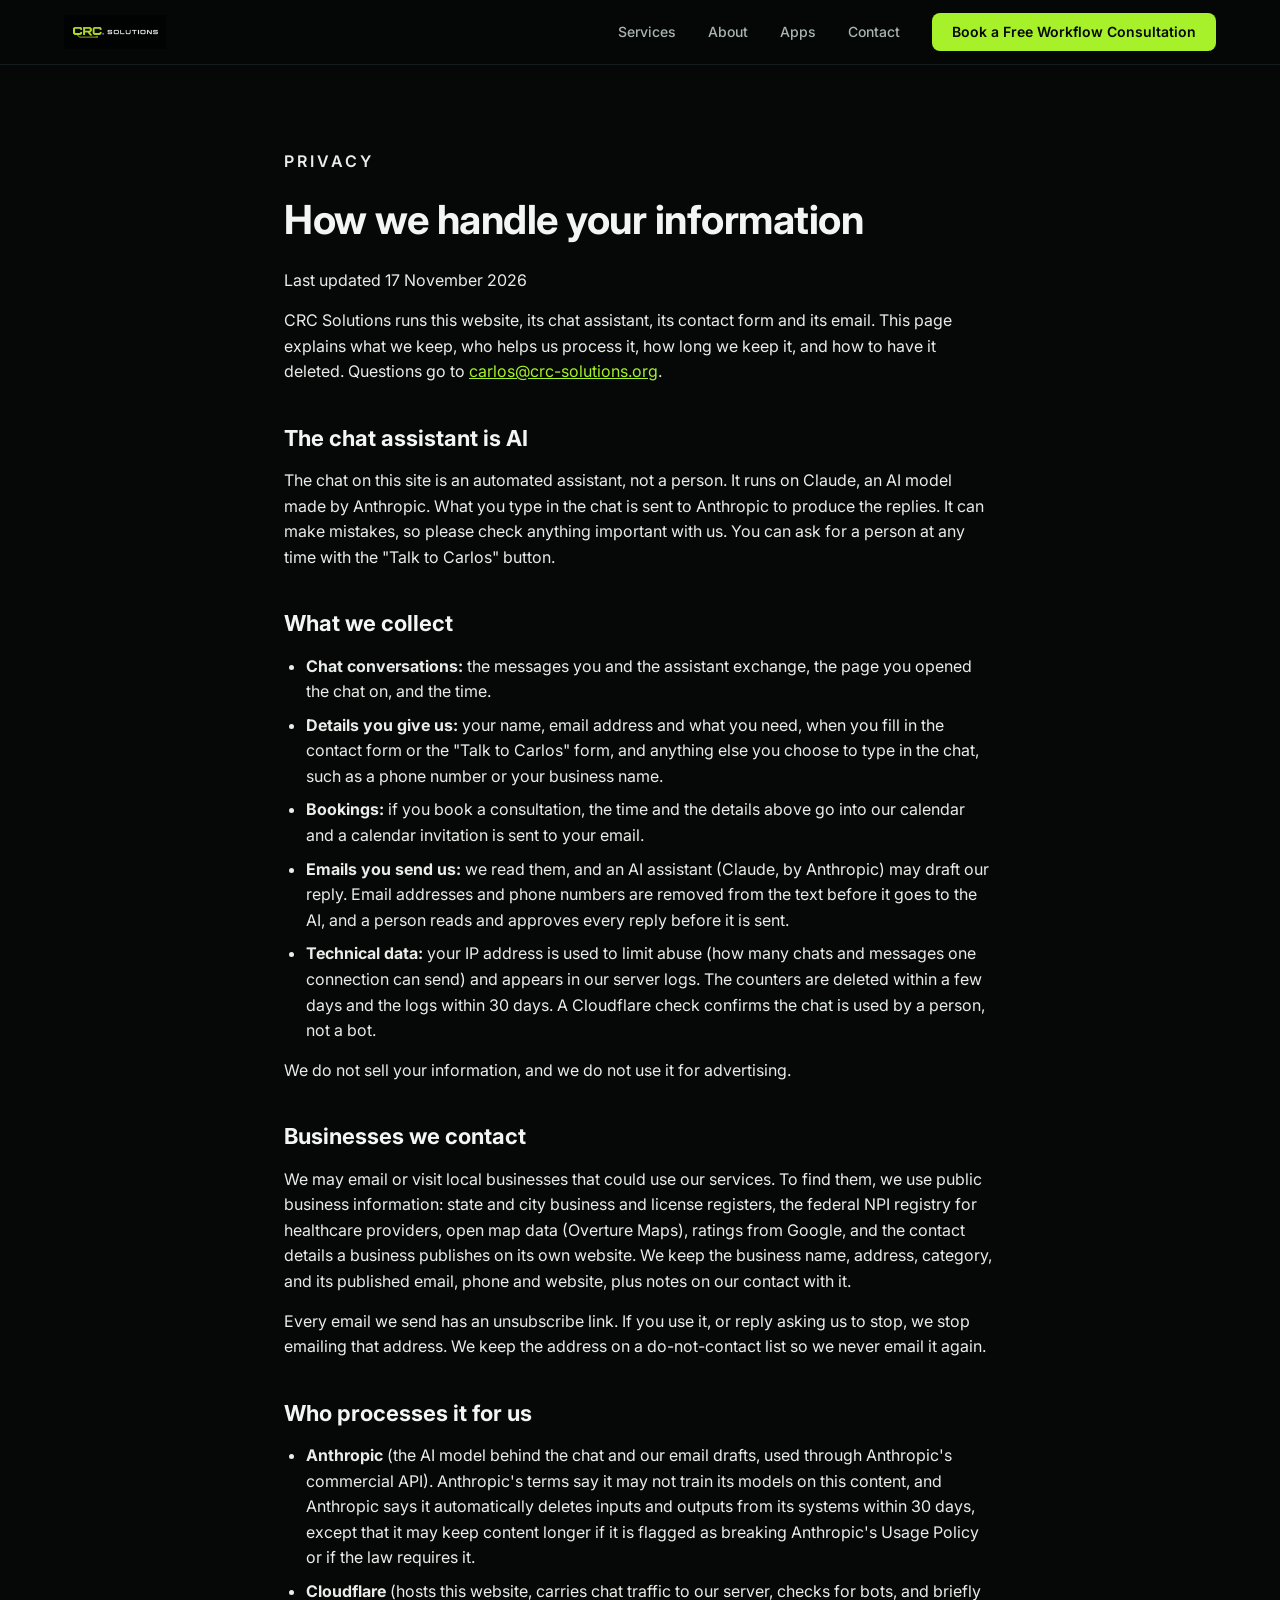
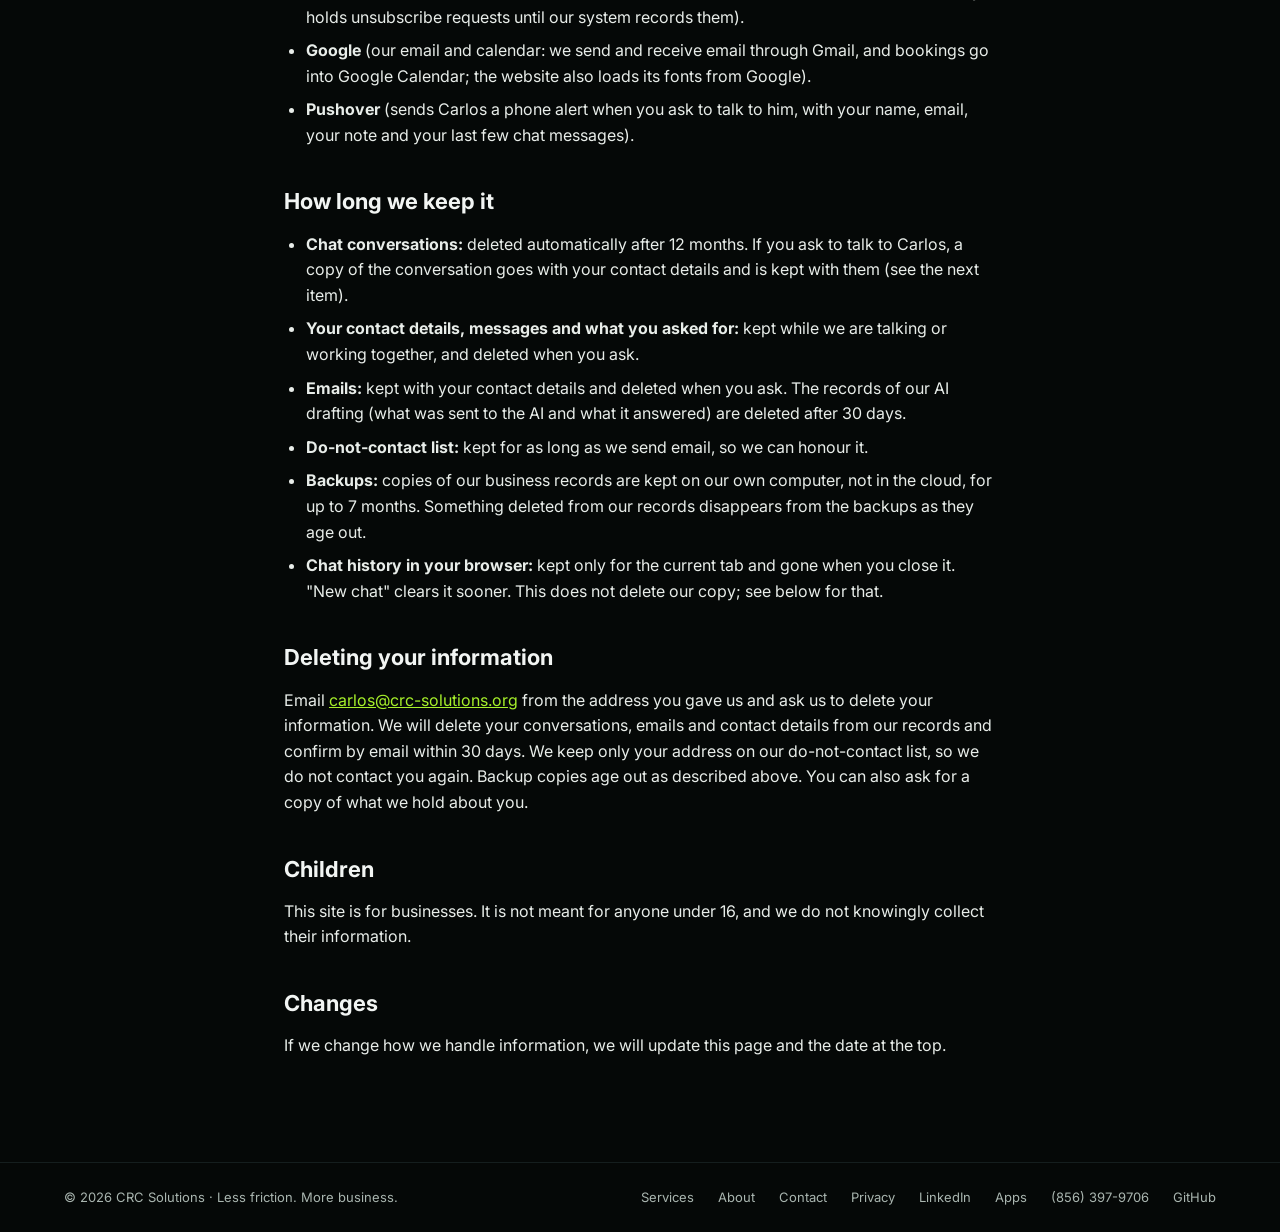
<file: website/privacy.html>
<!DOCTYPE html>
<!-- GO-LIVE GL-8. Checked against the code 2026-11-15 (crm-planning/GL-8-privacy-check.md); blanks filled 2026-11-17 from crm-planning/DECISIONS.md. -->
<html lang="en">
<head>
  <meta charset="UTF-8">
  <meta name="viewport" content="width=device-width, initial-scale=1.0">
  <title>Privacy | CRC Solutions</title>
  <meta name="description" content="How CRC Solutions handles what you share through this website, its AI chat assistant, its contact form and email.">
  <link rel="icon" type="image/png" sizes="32x32" href="images/favicon-32.png">
  <link rel="apple-touch-icon" href="images/apple-touch-icon.png">
  <meta property="og:title" content="Privacy | CRC Solutions">
  <meta property="og:description" content="How CRC Solutions handles your information.">
  <meta property="og:type" content="website">
  <meta property="og:image" content="https://crc-solutions.org/images/og-image.png">
  <meta property="og:url" content="https://crc-solutions.org/privacy.html">
  <link rel="canonical" href="https://crc-solutions.org/privacy.html">
  <meta name="twitter:card" content="summary_large_image">
  <meta name="twitter:image" content="https://crc-solutions.org/images/og-image.png">
  <meta name="twitter:title" content="Privacy | CRC Solutions">
  <meta name="twitter:description" content="How CRC Solutions handles your information.">
  <link rel="preconnect" href="https://fonts.googleapis.com">
  <link rel="preconnect" href="https://fonts.gstatic.com" crossorigin>
  <link href="https://fonts.googleapis.com/css2?family=Inter:wght@400;500;600;700;800&display=swap" rel="stylesheet">
  <link rel="stylesheet" href="styles.css?v=13">
  <link rel="stylesheet" href="chat-widget.css?v=1">
</head>
<body>

  <a href="#main-content" class="skip-link">Skip to main content</a>

  <!-- Nav -->
  <nav id="nav">
    <div class="nav-inner">
      <a href="index.html" class="nav-logo"><img src="images/logo-wordmark.png" alt="CRC Solutions"></a>
      <div class="nav-links" id="nav-links">
        <a href="services.html">Services</a>
        <a href="about.html">About</a>
        <a href="apps.html">Apps</a>
        <a href="contact.html">Contact</a>
        <a href="contact.html" class="nav-cta">Book a Free Workflow Consultation</a>
      </div>
      <button class="nav-toggle" id="nav-toggle" aria-label="Toggle menu">
        <span></span><span></span><span></span>
      </button>
    </div>
  </nav>

  <main id="main-content">

  <section class="section page-header">
    <div class="container legal">
      <p class="section-tag">Privacy</p>
      <h1 class="section-title">How we handle your information</h1>
      <p class="legal-updated">Last updated 17 November 2026</p>

      <p>CRC Solutions runs this website, its chat assistant, its contact form and its email. This page explains what we keep, who helps us process it, how long we keep it, and how to have it deleted. Questions go to <a href="mailto:carlos@crc-solutions.org">carlos@crc-solutions.org</a>.</p>

      <h2>The chat assistant is AI</h2>
      <p>The chat on this site is an automated assistant, not a person. It runs on Claude, an AI model made by Anthropic. What you type in the chat is sent to Anthropic to produce the replies. It can make mistakes, so please check anything important with us. You can ask for a person at any time with the "Talk to Carlos" button.</p>

      <h2>What we collect</h2>
      <ul>
        <li><strong>Chat conversations:</strong> the messages you and the assistant exchange, the page you opened the chat on, and the time.</li>
        <li><strong>Details you give us:</strong> your name, email address and what you need, when you fill in the contact form or the "Talk to Carlos" form, and anything else you choose to type in the chat, such as a phone number or your business name.</li>
        <li><strong>Bookings:</strong> if you book a consultation, the time and the details above go into our calendar and a calendar invitation is sent to your email.</li>
        <li><strong>Emails you send us:</strong> we read them, and an AI assistant (Claude, by Anthropic) may draft our reply. Email addresses and phone numbers are removed from the text before it goes to the AI, and a person reads and approves every reply before it is sent.</li>
        <li><strong>Technical data:</strong> your IP address is used to limit abuse (how many chats and messages one connection can send) and appears in our server logs. The counters are deleted within a few days and the logs within 30 days. A Cloudflare check confirms the chat is used by a person, not a bot.</li>
      </ul>
      <p>We do not sell your information, and we do not use it for advertising.</p>

      <h2>Businesses we contact</h2>
      <p>We may email or visit local businesses that could use our services. To find them, we use public business information: state and city business and license registers, the federal NPI registry for healthcare providers, open map data (Overture Maps), ratings from Google, and the contact details a business publishes on its own website. We keep the business name, address, category, and its published email, phone and website, plus notes on our contact with it.</p>
      <p>Every email we send has an unsubscribe link. If you use it, or reply asking us to stop, we stop emailing that address. We keep the address on a do-not-contact list so we never email it again.</p>

      <h2>Who processes it for us</h2>
      <ul>
        <li><strong>Anthropic</strong> (the AI model behind the chat and our email drafts, used through Anthropic's commercial API). Anthropic's terms say it may not train its models on this content, and Anthropic says it automatically deletes inputs and outputs from its systems within 30 days, except that it may keep content longer if it is flagged as breaking Anthropic's Usage Policy or if the law requires it.</li>
        <li><strong>Cloudflare</strong> (hosts this website, carries chat traffic to our server, checks for bots, and briefly holds unsubscribe requests until our system records them).</li>
        <li><strong>Google</strong> (our email and calendar: we send and receive email through Gmail, and bookings go into Google Calendar; the website also loads its fonts from Google).</li>
        <li><strong>Pushover</strong> (sends Carlos a phone alert when you ask to talk to him, with your name, email, your note and your last few chat messages).</li>
      </ul>

      <h2>How long we keep it</h2>
      <ul>
        <li><strong>Chat conversations:</strong> deleted automatically after 12 months. If you ask to talk to Carlos, a copy of the conversation goes with your contact details and is kept with them (see the next item).</li>
        <li><strong>Your contact details, messages and what you asked for:</strong> kept while we are talking or working together, and deleted when you ask.</li>
        <li><strong>Emails:</strong> kept with your contact details and deleted when you ask. The records of our AI drafting (what was sent to the AI and what it answered) are deleted after 30 days.</li>
        <li><strong>Do-not-contact list:</strong> kept for as long as we send email, so we can honour it.</li>
        <li><strong>Backups:</strong> copies of our business records are kept on our own computer, not in the cloud, for up to 7 months. Something deleted from our records disappears from the backups as they age out.</li>
        <li><strong>Chat history in your browser:</strong> kept only for the current tab and gone when you close it. "New chat" clears it sooner. This does not delete our copy; see below for that.</li>
      </ul>

      <h2>Deleting your information</h2>
      <p>Email <a href="mailto:carlos@crc-solutions.org?subject=Delete%20my%20information">carlos@crc-solutions.org</a> from the address you gave us and ask us to delete your information. We will delete your conversations, emails and contact details from our records and confirm by email within 30 days. We keep only your address on our do-not-contact list, so we do not contact you again. Backup copies age out as described above. You can also ask for a copy of what we hold about you.</p>

      <h2>Children</h2>
      <p>This site is for businesses. It is not meant for anyone under 16, and we do not knowingly collect their information.</p>

      <h2>Changes</h2>
      <p>If we change how we handle information, we will update this page and the date at the top.</p>
    </div>
  </section>

  </main>

  <!-- Footer -->
  <footer class="footer">
    <div class="container footer-inner">
      <p>&copy; 2026 CRC Solutions &middot; Less friction. More business.</p>
      <div class="footer-links">
        <a href="services.html">Services</a>
        <a href="about.html">About</a>
        <a href="contact.html">Contact</a>
        <a href="privacy.html" aria-current="page">Privacy</a>
        <a href="https://www.linkedin.com/in/carlos-roman-conville-068781217/" target="_blank" rel="noopener">LinkedIn</a>
        <a href="apps.html">Apps</a>
        <a href="tel:+18563979706">(856) 397-9706</a>
        <a href="https://github.com/Carlos-Roman-Conville" target="_blank" rel="noopener">GitHub</a>
      </div>
    </div>
  </footer>

  <!-- Chat Widget -->
  <script src="site-config.js?v=3"></script>
  <script src="chat-widget.js?v=3"></script>
  <script src="main.js?v=6"></script>
</body>
</html>
</file>
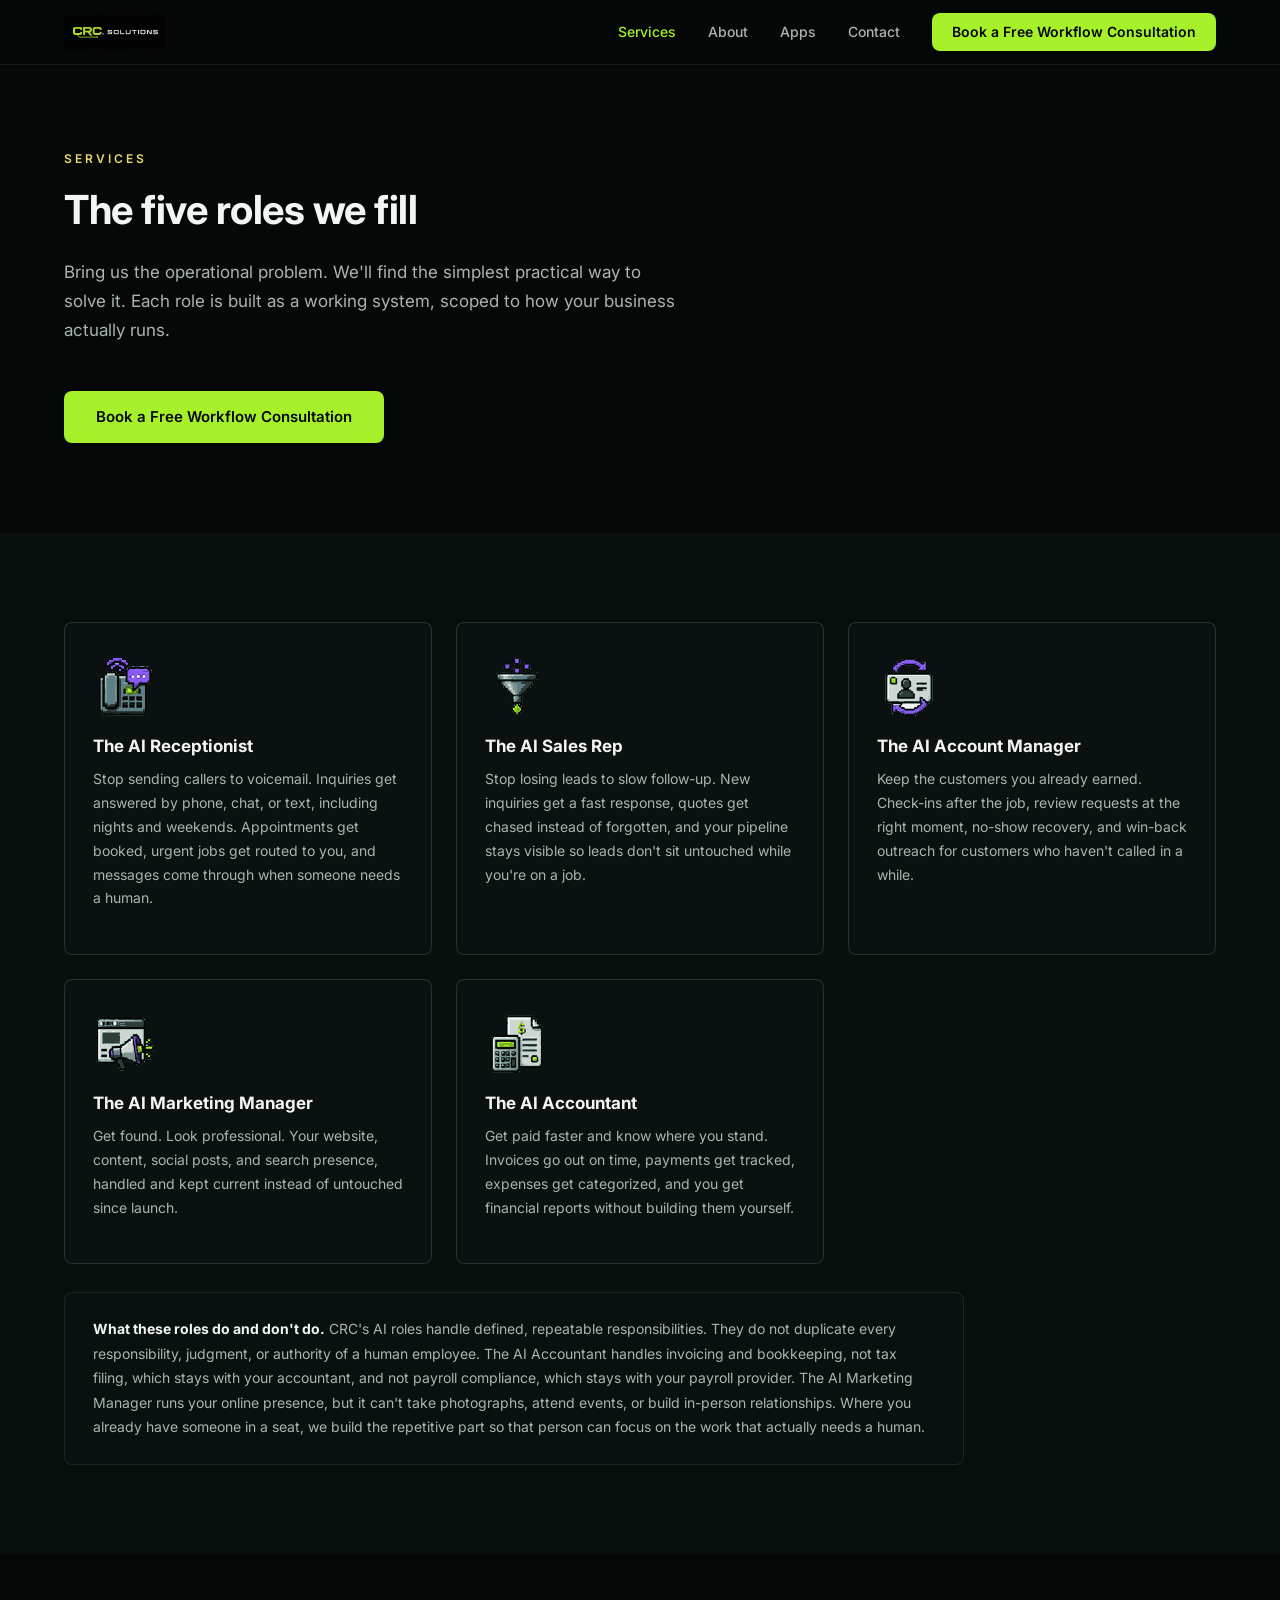
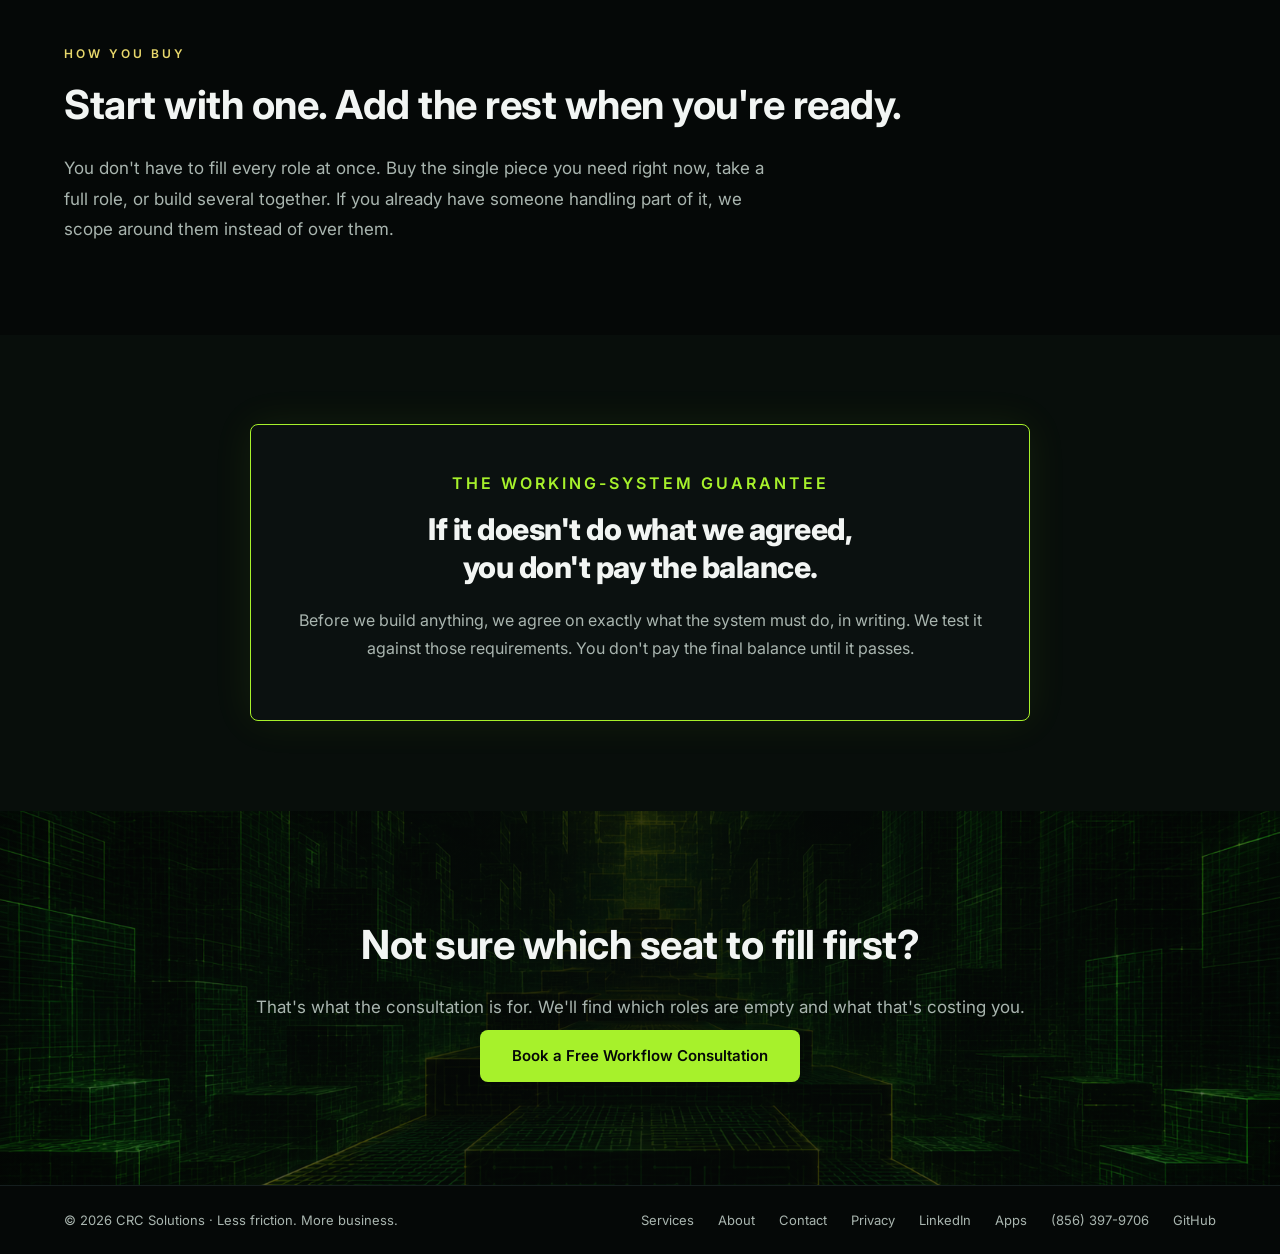
<file: website/services.html>
<!DOCTYPE html>
<!-- BUILD: 2026-08-06T10:00 -->
<html lang="en">
<head>
  <meta charset="UTF-8">
  <meta name="viewport" content="width=device-width, initial-scale=1.0">
  <title>Services | CRC Solutions</title>
  <meta name="description" content="The five roles CRC Solutions fills for small businesses: receptionist, sales rep, account manager, marketing manager, and accountant. Built as AI systems, without adding payroll.">
  <link rel="icon" type="image/png" sizes="32x32" href="images/favicon-32.png">
  <link rel="apple-touch-icon" href="images/apple-touch-icon.png">
  <meta property="og:title" content="Services | CRC Solutions">
  <meta property="og:description" content="The five roles CRC Solutions fills for small businesses, built as AI systems without adding payroll.">
  <meta property="og:type" content="website">
  <meta property="og:image" content="https://crc-solutions.org/images/og-image.png">
  <meta property="og:url" content="https://crc-solutions.org/services.html">
  <link rel="canonical" href="https://crc-solutions.org/services.html">
  <meta name="twitter:card" content="summary_large_image">
  <meta name="twitter:image" content="https://crc-solutions.org/images/og-image.png">
  <meta name="twitter:title" content="Services | CRC Solutions">
  <meta name="twitter:description" content="The five roles CRC Solutions fills for small businesses.">
  <link rel="preconnect" href="https://fonts.googleapis.com">
  <link rel="preconnect" href="https://fonts.gstatic.com" crossorigin>
  <link href="https://fonts.googleapis.com/css2?family=Inter:wght@400;500;600;700;800&display=swap" rel="stylesheet">
  <link rel="stylesheet" href="styles.css?v=13">
  <link rel="stylesheet" href="chat-widget.css?v=1">
</head>
<body>

  <a href="#main-content" class="skip-link">Skip to main content</a>

  <!-- Nav -->
  <nav id="nav">
    <div class="nav-inner">
      <a href="index.html" class="nav-logo"><img src="images/logo-wordmark.png" alt="CRC Solutions"></a>
      <div class="nav-links" id="nav-links">
        <a href="services.html" class="nav-active">Services</a>
        <a href="about.html">About</a>
        <a href="apps.html">Apps</a>
        <a href="contact.html">Contact</a>
        <a href="contact.html" class="nav-cta">Book a Free Workflow Consultation</a>
      </div>
      <button class="nav-toggle" id="nav-toggle" aria-label="Toggle menu">
        <span></span><span></span><span></span>
      </button>
    </div>
  </nav>

  <main id="main-content">

  <!-- Page Header -->
  <section class="section page-header">
    <div class="container">
      <p class="section-tag">Services</p>
      <h1 class="section-title">The five roles we fill</h1>
      <p class="section-intro">Bring us the operational problem. We'll find the simplest practical way to solve it. Each role is built as a working system, scoped to how your business actually runs.</p>
      <a href="contact.html" class="btn btn-primary">Book a Free Workflow Consultation</a>
    </div>
  </section>

  <!-- Roles -->
  <section class="section section-alt" id="roles">
    <div class="container">
      <div class="cat-grid">
        <div class="service-outcome-card fade-up">
          <div class="pillar-icon pillar-icon-pixel"><img src="images/icon-receptionist.png" srcset="images/icon-receptionist.png 1x, images/icon-receptionist@2x.png 2x" alt="The AI Receptionist"></div>
          <h3>The AI Receptionist</h3>
          <p>Stop sending callers to voicemail. Inquiries get answered by phone, chat, or text, including nights and weekends. Appointments get booked, urgent jobs get routed to you, and messages come through when someone needs a human.</p>
        </div>
        <div class="service-outcome-card fade-up">
          <div class="pillar-icon pillar-icon-pixel"><img src="images/icon-sales-rep.png" srcset="images/icon-sales-rep.png 1x, images/icon-sales-rep@2x.png 2x" alt="The AI Sales Rep"></div>
          <h3>The AI Sales Rep</h3>
          <p>Stop losing leads to slow follow-up. New inquiries get a fast response, quotes get chased instead of forgotten, and your pipeline stays visible so leads don't sit untouched while you're on a job.</p>
        </div>
        <div class="service-outcome-card fade-up">
          <div class="pillar-icon pillar-icon-pixel"><img src="images/icon-account-manager.png" srcset="images/icon-account-manager.png 1x, images/icon-account-manager@2x.png 2x" alt="The AI Account Manager"></div>
          <h3>The AI Account Manager</h3>
          <p>Keep the customers you already earned. Check-ins after the job, review requests at the right moment, no-show recovery, and win-back outreach for customers who haven't called in a while.</p>
        </div>
        <div class="service-outcome-card fade-up">
          <div class="pillar-icon pillar-icon-pixel"><img src="images/icon-marketing-manager.png" srcset="images/icon-marketing-manager.png 1x, images/icon-marketing-manager@2x.png 2x" alt="The AI Marketing Manager"></div>
          <h3>The AI Marketing Manager</h3>
          <p>Get found. Look professional. Your website, content, social posts, and search presence, handled and kept current instead of untouched since launch.</p>
        </div>
        <div class="service-outcome-card fade-up">
          <div class="pillar-icon pillar-icon-pixel"><img src="images/icon-accountant.png" srcset="images/icon-accountant.png 1x, images/icon-accountant@2x.png 2x" alt="The AI Accountant"></div>
          <h3>The AI Accountant</h3>
          <p>Get paid faster and know where you stand. Invoices go out on time, payments get tracked, expenses get categorized, and you get financial reports without building them yourself.</p>
        </div>
      </div>

      <div class="scope-note fade-up">
        <p><strong>What these roles do and don't do.</strong> CRC's AI roles handle defined, repeatable responsibilities. They do not duplicate every responsibility, judgment, or authority of a human employee. The AI Accountant handles invoicing and bookkeeping, not tax filing, which stays with your accountant, and not payroll compliance, which stays with your payroll provider. The AI Marketing Manager runs your online presence, but it can't take photographs, attend events, or build in-person relationships. Where you already have someone in a seat, we build the repetitive part so that person can focus on the work that actually needs a human.</p>
      </div>
    </div>
  </section>

  <!-- Modular Purchase -->
  <section class="section" id="modular">
    <div class="container">
      <p class="section-tag">How You Buy</p>
      <h2 class="section-title">Start with one. Add the rest when you're ready.</h2>
      <div class="approach-text fade-up">
        <p>You don't have to fill every role at once. Buy the single piece you need right now, take a full role, or build several together. If you already have someone handling part of it, we scope around them instead of over them.</p>
      </div>
    </div>
  </section>

  <!-- Working-System Guarantee -->
  <section class="section section-alt" id="guarantee">
    <div class="container">
      <div class="guarantee-box fade-up">
        <p class="section-tag">The Working-System Guarantee</p>
        <h2 class="guarantee-title">If it doesn't do what we agreed,<br>you don't pay the balance.</h2>
        <p>Before we build anything, we agree on exactly what the system must do, in writing. We test it against those requirements. You don't pay the final balance until it passes.</p>
      </div>
    </div>
  </section>

  <!-- CTA -->
  <section class="section section-cta" id="cta">
    <div class="hero-overlay cta-overlay"></div>
    <div class="container" style="position:relative; z-index:2;">
      <h2 class="section-title">Not sure which seat to fill first?</h2>
      <p class="cta-sub">That's what the consultation is for. We'll find which roles are empty and what that's costing you.</p>
      <div class="cta-buttons">
        <a href="contact.html" class="btn btn-primary">Book a Free Workflow Consultation</a>
      </div>
    </div>
  </section>

  </main>

  <!-- Footer -->
  <footer class="footer">
    <div class="container footer-inner">
      <p>&copy; 2026 CRC Solutions &middot; Less friction. More business.</p>
      <div class="footer-links">
        <a href="services.html">Services</a>
        <a href="about.html">About</a>
        <a href="contact.html">Contact</a>
        <a href="privacy.html">Privacy</a>
        <a href="https://www.linkedin.com/in/carlos-roman-conville-068781217/" target="_blank" rel="noopener">LinkedIn</a>
        <a href="apps.html">Apps</a>
        <a href="tel:+18563979706">(856) 397-9706</a>
        <a href="https://github.com/Carlos-Roman-Conville" target="_blank" rel="noopener">GitHub</a>
      </div>
    </div>
  </footer>

  <!-- Chat Widget -->
  <script src="site-config.js?v=3"></script>
  <script src="chat-widget.js?v=3"></script>
  <script src="main.js?v=6"></script>
</body>
</html>
</file>
<file: website/styles.css>
/* ===== Reset & Base ===== */
*, *::before, *::after { box-sizing: border-box; margin: 0; padding: 0; }

:root {
  --bg: #050807;
  --bg-card: #0B1110;
  --bg-card-hover: #151E1B;
  --bg-alt: #080e0b;
  --bg-inset: #091110;
  --text: #E8EDE9;
  --text-bright: #F2F5F3;
  --text-dim: #A9B5AF;
  --accent: #A7F12B;
  --accent-dim: rgba(167, 241, 43, 0.12);
  --accent-hover: #C8FF3D;
  --purple: #8B5CF6;
  --purple-dim: rgba(139, 92, 246, 0.12);
  --purple-border: rgba(139, 92, 246, 0.35);
  --purple-glow: rgba(139, 92, 246, 0.15);
  --purple-light: #B388FF;
  --neutral: #5F7F86;
  --neutral-dim: rgba(95, 127, 134, 0.10);
  --neutral-border: rgba(95, 127, 134, 0.30);
  --yellow: #E7D76B;
  --yellow-dim: rgba(231, 215, 107, 0.12);
  --border: rgba(95, 127, 134, 0.18);
  --border-visible: rgba(95, 127, 134, 0.35);
  --radius: 8px;
  --max-w: 1200px;
}

html {
  scroll-behavior: smooth;
  font-family: 'Inter', -apple-system, BlinkMacSystemFont, 'Segoe UI', Roboto, 'Helvetica Neue', sans-serif;
}

body {
  font-family: 'Inter', -apple-system, BlinkMacSystemFont, 'Segoe UI', Roboto, 'Helvetica Neue', sans-serif;
  background: var(--bg);
  color: var(--text);
  line-height: 1.6;
  -webkit-font-smoothing: antialiased;
}
button, input, textarea, select { font-family: inherit; }

a { color: var(--accent); text-decoration: none; transition: color 0.2s; }
a:hover { color: var(--accent-hover); }

.container { max-width: var(--max-w); margin: 0 auto; padding: 0 24px; }
.accent { color: var(--accent); }

/* ===== Skip Link ===== */
.skip-link {
  position: absolute;
  top: -100px;
  left: 16px;
  background: var(--accent);
  color: #050807;
  padding: 8px 16px;
  border-radius: 4px;
  font-weight: 600;
  font-size: 14px;
  z-index: 10000;
  transition: top 0.2s;
}
.skip-link:focus {
  top: 8px;
  color: #050807;
}

/* ===== Nav ===== */
#nav {
  position: fixed; top: 0; left: 0; right: 0;
  z-index: 1000;
  background: rgba(5, 8, 7, 0.9);
  backdrop-filter: blur(12px);
  border-bottom: 1px solid var(--border);
  transition: background 0.3s;
}
.nav-inner {
  max-width: var(--max-w);
  margin: 0 auto;
  padding: 0 24px;
  display: flex;
  align-items: center;
  justify-content: space-between;
  height: 64px;
}
.nav-logo {
  font-size: 22px;
  font-weight: 700;
  color: var(--text-bright);
  letter-spacing: -0.5px;
}
.nav-logo:hover { color: var(--text-bright); }
.nav-logo .accent { color: var(--purple); }
.nav-links { display: flex; align-items: center; gap: 32px; }
.nav-links a {
  color: var(--text-dim);
  font-size: 14px;
  font-weight: 500;
  transition: color 0.2s;
}
.nav-links a:hover { color: var(--text-bright); }
.nav-cta {
  background: var(--accent);
  color: #050807 !important;
  padding: 8px 20px;
  border-radius: 8px;
  font-weight: 600 !important;
  transition: background 0.2s !important;
}
.nav-cta:hover { background: var(--accent-hover) !important; }

.nav-toggle {
  display: none;
  flex-direction: column;
  gap: 5px;
  background: none;
  border: none;
  cursor: pointer;
  padding: 4px;
}
.nav-toggle span {
  display: block;
  width: 24px;
  height: 2px;
  background: var(--text);
  transition: transform 0.3s, opacity 0.3s;
  transform-origin: center;
}
.nav-toggle.active span:nth-child(1) { transform: translateY(7px) rotate(45deg); }
.nav-toggle.active span:nth-child(2) { opacity: 0; }
.nav-toggle.active span:nth-child(3) { transform: translateY(-7px) rotate(-45deg); }

/* ===== Hero ===== */
.hero {
  position: relative;
  min-height: 100vh;
  display: flex;
  align-items: center;
  background:
    url('images/hero-bg-overview.png')
    center right / cover no-repeat;
  overflow: hidden;
}
.hero-overlay {
  position: absolute;
  inset: 0;
  background:
    linear-gradient(
      100deg,
      rgba(5, 8, 7, 0.95) 0%,
      rgba(5, 8, 7, 0.85) 40%,
      rgba(5, 8, 7, 0.45) 75%,
      rgba(5, 8, 7, 0.2) 100%
    );
}
.hero-content {
  position: relative;
  z-index: 2;
  max-width: var(--max-w);
  margin: 0 auto;
  padding: 120px 24px 80px;
  width: 100%;
}
.hero-tag {
  color: var(--yellow);
  font-size: 13px;
  font-weight: 600;
  text-transform: uppercase;
  letter-spacing: 3px;
  margin-bottom: 16px;
}
.hero h1 {
  font-size: clamp(36px, 5.5vw, 64px);
  font-weight: 800;
  color: var(--text-bright);
  line-height: 1.15;
  letter-spacing: -1px;
  margin-bottom: 24px;
  max-width: 650px;
}
.hero-sub {
  font-size: 18px;
  color: var(--text);
  max-width: 480px;
  margin-bottom: 40px;
  line-height: 1.7;
}
.hero-buttons { display: flex; gap: 16px; flex-wrap: wrap; }

/* ===== Buttons ===== */
.btn {
  display: inline-flex;
  align-items: center;
  justify-content: center;
  padding: 14px 32px;
  border-radius: 8px;
  font-size: 15px;
  font-weight: 600;
  transition: all 0.2s;
  cursor: pointer;
  border: none;
}
.btn-primary {
  background: var(--accent);
  color: #050807;
}
.btn-primary:hover {
  background: var(--accent-hover);
  color: #050807;
  transform: translateY(-1px);
  box-shadow: 0 4px 20px rgba(168, 233, 43, 0.25);
}
.btn-ghost {
  background: transparent;
  color: var(--purple-light);
  border: 1px solid var(--purple-border);
}
.btn-ghost:hover {
  border-color: var(--purple);
  color: var(--text-bright);
  background: var(--purple-dim);
  transform: translateY(-1px);
}

/* ===== Proof Strip ===== */
.proof-strip {
  background: var(--bg-alt);
  border-bottom: 1px solid var(--border);
  padding: 20px 0;
}
.proof-items {
  display: flex;
  align-items: center;
  justify-content: center;
  gap: 32px;
}
.proof-item {
  display: flex;
  align-items: baseline;
  gap: 10px;
}
.proof-num {
  font-size: 22px;
  font-weight: 800;
  color: var(--accent);
}
.proof-label {
  font-size: 13px;
  color: var(--text-dim);
  letter-spacing: 0.3px;
}
.proof-divider {
  width: 1px;
  height: 24px;
  background: var(--neutral-border);
}

/* ===== Sections ===== */
.section {
  padding: clamp(4rem, 7vw, 6rem) 0;
  position: relative;
}
.section-alt { background: var(--bg-alt); }
.section-tag {
  color: var(--yellow);
  font-size: 12px;
  font-weight: 600;
  text-transform: uppercase;
  letter-spacing: 3px;
  margin-bottom: 10px;
}
.section-title {
  font-size: clamp(28px, 4vw, 40px);
  font-weight: 700;
  color: var(--text-bright);
  margin-bottom: 16px;
  letter-spacing: -0.5px;
}

/* ===== Services ===== */
.section-intro {
  font-size: 17px;
  color: var(--text-dim);
  max-width: 620px;
  line-height: 1.7;
  margin-bottom: clamp(1.5rem, 3vw, 2.5rem);
}
.pillar {
  margin-bottom: 56px;
}
.pillar:last-child { margin-bottom: 0; }
.pillar-header {
  display: flex;
  align-items: center;
  gap: 16px;
  margin-bottom: 24px;
  padding-bottom: 16px;
  border-bottom: 1px solid var(--border);
}
.pillar-icon {
  width: 48px;
  height: 48px;
  min-width: 48px;
  background: var(--neutral-dim);
  border: 1px solid var(--neutral-border);
  border-radius: 8px;
  display: flex;
  align-items: center;
  justify-content: center;
}
.pillar-icon svg {
  width: 24px;
  height: 24px;
  color: var(--text-dim);
}
.pillar-icon-pixel {
  width: 96px;
  height: 96px;
  min-width: 96px;
  border-radius: 0;
  overflow: visible;
  background: transparent;
  border: none;
  padding: 0;
}
.pillar-icon-pixel img {
  width: 100%;
  height: 100%;
  object-fit: contain;
  image-rendering: pixelated;
}
.about-tag-row {
  display: flex;
  align-items: center;
  gap: 12px;
  margin-bottom: 4px;
}
.about-tag-row .section-tag { margin-bottom: 0; }
.pixel-badge {
  width: 56px;
  height: 56px;
  border-radius: 0;
  overflow: visible;
  border: none;
  background: transparent;
}
.pixel-badge img {
  width: 100%;
  height: 100%;
  object-fit: contain;
  image-rendering: pixelated;
}
.pillar-title {
  font-size: 20px;
  font-weight: 700;
  color: var(--text-bright);
  line-height: 1.2;
}
.pillar-sub {
  font-size: 13px;
  color: var(--accent);
  margin-top: 2px;
  letter-spacing: 0.5px;
}
.services-grid {
  display: grid;
  grid-template-columns: repeat(auto-fit, minmax(220px, 1fr));
  gap: 16px;
}

/* Service card - Digimon panel style */
.service-card {
  background: var(--bg-card);
  border: 1px solid var(--border);
  border-radius: var(--radius);
  padding: 0;
  overflow: hidden;
  transition: border-color 0.3s, transform 0.2s, box-shadow 0.3s;
  position: relative;
}
.service-card::before {
  content: '';
  display: block;
  height: 3px;
  background: linear-gradient(90deg, var(--neutral-border), transparent);
}
.service-card:hover {
  border-color: var(--accent);
  transform: translateY(-3px);
  box-shadow: 0 4px 24px rgba(167, 241, 43, 0.1);
}
.service-card h4 {
  font-size: 14px;
  color: var(--text-bright);
  margin: 0;
  padding: 16px 20px 0;
  font-weight: 600;
}
.service-card p {
  font-size: 13px;
  color: var(--text-dim);
  line-height: 1.65;
  padding: 10px 20px 18px;
}

/* ===== Outcome Services Grid ===== */
.services-outcome-grid {
  display: grid;
  grid-template-columns: repeat(2, 1fr);
  gap: 24px;
}
.service-outcome-card {
  background: var(--bg-card);
  border: 1px solid var(--neutral-border);
  border-radius: var(--radius);
  padding: 32px 28px;
  transition: border-color 0.3s, transform 0.2s;
}
.service-outcome-card:hover {
  border-color: var(--accent);
  transform: translateY(-3px);
}
.service-outcome-card .pillar-icon-pixel {
  width: 64px;
  height: 64px;
  min-width: 64px;
  margin-bottom: 16px;
}
.service-outcome-card h3 {
  font-size: 17px;
  color: var(--text-bright);
  font-weight: 700;
  margin-bottom: 10px;
  line-height: 1.3;
}
.service-outcome-card > p {
  font-size: 14px;
  color: var(--text-dim);
  line-height: 1.7;
  margin-bottom: 12px;
}
.service-includes {
  font-size: 12px;
  color: var(--text-dim);
  line-height: 1.6;
  font-style: italic;
}
.service-supporting-note {
  font-size: 13px;
  color: var(--text-dim);
  text-align: center;
  margin-top: 24px;
  font-style: italic;
}
.cta-upwork-link {
  font-size: 14px;
  color: var(--text-dim);
  margin-top: 16px;
}
.cta-upwork-link a {
  color: var(--accent);
  text-decoration: none;
}
.cta-upwork-link a:hover { text-decoration: underline; }

/* ===== Projects ===== */
.projects-grid {
  display: grid;
  grid-template-columns: repeat(2, 1fr);
  gap: 20px;
}
.project-card {
  background: var(--bg-card);
  border: 1px solid var(--neutral-border);
  border-radius: var(--radius);
  overflow: hidden;
  transition: border-color 0.3s, transform 0.2s, box-shadow 0.3s;
  position: relative;
}
.project-card::before {
  content: '';
  display: block;
  height: 3px;
  background: linear-gradient(90deg, var(--accent), var(--purple-border), transparent);
}
.project-card:hover {
  border-color: var(--purple);
  transform: translateY(-4px);
  box-shadow: 0 4px 24px var(--purple-glow);
}
.project-info { padding: 24px; }
.project-info h3 {
  font-size: 17px;
  color: var(--text-bright);
  margin-bottom: 10px;
  font-weight: 600;
}
.project-info p {
  font-size: 14px;
  color: var(--text-dim);
  line-height: 1.7;
  margin-bottom: 16px;
}
.project-tags { display: flex; gap: 8px; flex-wrap: wrap; }
.project-tags span {
  font-size: 11px;
  padding: 3px 10px;
  border-radius: 4px;
  background: var(--accent-dim);
  color: var(--accent);
  font-weight: 600;
  letter-spacing: 0.3px;
  text-transform: uppercase;
}
.project-status {
  display: inline-block;
  font-size: 10px;
  font-weight: 700;
  letter-spacing: 0.5px;
  text-transform: uppercase;
  padding: 4px 12px;
  border-radius: 3px;
  margin: 16px 0 0 24px;
}
.status-live { background: rgba(34,197,94,0.15); color: #22c55e; }
.status-production { background: rgba(59,130,246,0.15); color: #3b82f6; }
.status-working { background: rgba(168,85,247,0.15); color: #a855f7; }
.status-prototype { background: rgba(234,179,8,0.15); color: #eab308; }
.project-cta {
  display: inline-block;
  margin-top: 12px;
  font-size: 13px;
  font-weight: 600;
  font-family: inherit;
  color: var(--accent);
  text-decoration: none;
  border: 1px solid var(--accent);
  background: transparent;
  padding: 6px 16px;
  border-radius: 4px;
  cursor: pointer;
  transition: background 0.2s, color 0.2s;
}
.project-cta:hover {
  background: var(--accent);
  color: var(--bg);
}

/* ===== Problems (compact bridge) ===== */
.problems-bridge {
  font-size: 17px;
  color: var(--text-dim);
  max-width: 620px;
  line-height: 1.7;
  margin-bottom: 12px;
}
.problems-bridge-cta {
  font-size: 15px;
  color: var(--text-dim);
}
.problems-bridge-cta a {
  color: var(--accent);
  font-weight: 600;
}

/* ===== Inline CTAs ===== */
.section-inline-cta {
  text-align: center;
  margin-top: 40px;
  padding: 20px;
  border: 1px dashed var(--neutral-border);
  border-radius: var(--radius);
}
.section-inline-cta p {
  font-size: 15px;
  color: var(--text-dim);
}
.section-inline-cta a {
  color: var(--accent);
  text-decoration: none;
  font-weight: 600;
}
.section-inline-cta a:hover { text-decoration: underline; }

/* ===== Process (compact) ===== */
.cta-process {
  font-size: 14px;
  color: var(--text-dim);
  margin-top: 12px;
  letter-spacing: 0.01em;
}

/* ===== FAQ ===== */
.faq-grid {
  display: grid;
  grid-template-columns: repeat(auto-fit, minmax(340px, 1fr));
  gap: 20px;
  margin-top: 32px;
}
.faq-item {
  background: var(--bg-card);
  border: 1px solid var(--neutral-border);
  border-radius: var(--radius);
  padding: 24px;
}
.faq-item h3 {
  font-size: 14px;
  color: var(--text-bright);
  margin-bottom: 8px;
  font-weight: 600;
}
.faq-item p {
  font-size: 13px;
  color: var(--text-dim);
  line-height: 1.7;
}

/* ===== Hero Trust Line ===== */
.hero-trust {
  font-size: 13px;
  color: var(--text-dim);
  margin-top: 20px;
  letter-spacing: 0.3px;
}

/* ===== CTA Reassurance ===== */
.cta-reassurance {
  font-size: 13px;
  color: var(--text-dim);
  font-style: italic;
  margin-top: 8px;
  margin-bottom: 24px;
}

/* ===== About ===== */
.about-grid {
  display: grid;
  grid-template-columns: 1fr 1fr;
  gap: 60px;
  align-items: center;
}
.about-text p {
  font-size: 16px;
  margin-bottom: 20px;
  line-height: 1.8;
  color: var(--text-dim);
}

/* Stats - parameter display style */
.about-stats {
  display: flex;
  gap: 0;
  margin-top: 32px;
  border: 1px solid var(--neutral-border);
  border-radius: var(--radius);
  overflow: hidden;
  background: var(--bg-card);
}
.stat {
  flex: 1;
  text-align: center;
  padding: 20px 16px;
}
.stat + .stat {
  border-left: 1px solid var(--border);
}
.stat-num {
  display: block;
  font-size: 26px;
  font-weight: 800;
  color: var(--accent);
}
.stat-label {
  font-size: 11px;
  color: var(--purple-light);
  text-transform: uppercase;
  letter-spacing: 1.5px;
  margin-top: 4px;
}

/* Tech card */
.about-card {
  background: var(--bg-card);
  border: 1px solid var(--purple-border);
  border-radius: var(--radius);
  padding: 0;
  overflow: hidden;
}
.about-card::before {
  content: '';
  display: block;
  height: 3px;
  background: linear-gradient(90deg, var(--purple), var(--accent), transparent);
}
.about-card-inner { padding: 28px; }
.about-card h3 {
  font-size: 14px;
  color: var(--yellow);
  margin-bottom: 12px;
  font-weight: 600;
  text-transform: uppercase;
  letter-spacing: 1.5px;
}
.about-card-desc {
  font-size: 14px;
  color: var(--text-dim);
  line-height: 1.7;
  margin-bottom: 20px;
}
.about-card-tools {
  font-size: 12px;
  color: var(--text-dim);
  margin-top: 16px;
  line-height: 1.6;
  font-style: italic;
  opacity: 0.7;
}
.tech-tags { display: flex; gap: 8px; flex-wrap: wrap; }
.tech-tags span {
  font-size: 12px;
  padding: 5px 12px;
  border-radius: 4px;
  font-weight: 500;
  transition: all 0.2s;
  background: rgba(20, 30, 27, 0.8);
  color: var(--text);
  border: 1px solid rgba(95, 127, 134, 0.2);
}
.tech-tags span:hover {
  border-color: var(--accent);
  color: var(--text-bright);
  box-shadow: 0 0 12px rgba(167, 241, 43, 0.08);
}
.tech-tags .tag-ai {
  border-left: 2px solid var(--purple);
}
.tech-tags .tag-ai:hover {
  border-color: var(--purple);
  border-left: 2px solid var(--purple);
  box-shadow: 0 0 12px rgba(139, 92, 246, 0.1);
}

/* ===== CTA Section ===== */
.section-cta {
  position: relative;
  text-align: center;
  background:
    url('images/hero-bg-canyon.png')
    center / cover no-repeat;
  padding: clamp(5rem, 8vw, 7rem) 0;
}
.cta-overlay {
  background:
    radial-gradient(
      circle at center,
      rgba(5, 8, 7, 0.9) 0%,
      rgba(5, 8, 7, 0.72) 50%,
      rgba(5, 8, 7, 0.5) 100%
    );
}
.section-cta .section-title { margin-bottom: 16px; }
.section-cta .section-tag { color: var(--purple-light); }
.cta-sub {
  font-size: 17px;
  color: var(--text-dim);
  margin-bottom: 8px;
  line-height: 1.7;
}
.cta-buttons { display: flex; gap: 16px; justify-content: center; flex-wrap: wrap; }

/* ===== Footer ===== */
.footer {
  border-top: 1px solid var(--border);
  padding: 24px 0;
  background: var(--bg);
}
.footer-inner {
  display: flex;
  justify-content: space-between;
  align-items: center;
}
.footer p { font-size: 13px; color: var(--text-dim); }
.footer-links { display: flex; gap: 24px; }
.footer-links a { font-size: 13px; color: var(--text-dim); }
.footer-links a:hover { color: var(--accent); }


/* ===== Project Visual Proof ===== */
.project-visual {
  padding: 20px 24px 0;
}
.project-flow {
  display: flex;
  align-items: center;
  gap: 0;
  padding: 16px;
  background: rgba(10, 18, 15, 0.8);
  border: 1px solid var(--border);
  border-radius: 6px;
}
.flow-step {
  flex: 1;
  text-align: center;
  padding: 10px 8px;
  border-radius: 4px;
  border: 1px solid var(--neutral-border);
  background: var(--bg-card);
}
.flow-step-process {
  border-color: var(--purple-border);
  background: var(--purple-dim);
}
.flow-step-output {
  border-color: rgba(167, 241, 43, 0.3);
  background: var(--accent-dim);
}
.flow-label {
  font-size: 11px;
  font-weight: 600;
  color: var(--text);
  letter-spacing: 0.3px;
  line-height: 1.4;
}
.flow-step-process .flow-label { color: var(--purple-light); }
.flow-step-output .flow-label { color: var(--accent); }
.flow-arrow {
  width: 24px;
  min-width: 24px;
  height: 2px;
  background: var(--neutral-border);
  position: relative;
}
.flow-arrow::after {
  content: '';
  position: absolute;
  right: 0;
  top: 50%;
  transform: translateY(-50%);
  border: 4px solid transparent;
  border-left: 5px solid var(--neutral);
}

.project-screenshot-placeholder {
  margin-top: 12px;
  padding: 24px 16px;
  border: 1px dashed var(--neutral-border);
  border-radius: 4px;
  text-align: center;
}
.project-screenshot-placeholder span {
  font-size: 11px;
  color: var(--text-dim);
  font-style: italic;
  letter-spacing: 0.3px;
}

/* ===== Stat Context ===== */
.stat-context {
  font-size: 12px;
  color: var(--text-dim);
  font-style: italic;
  margin-top: 12px;
  line-height: 1.5;
}

/* ===== Contact Form ===== */
.contact-form-wrap {
  margin-top: 40px;
  max-width: 480px;
  margin-left: auto;
  margin-right: auto;
}
.contact-form-label {
  font-size: 13px;
  color: var(--text-dim);
  margin-bottom: 16px;
  text-transform: uppercase;
  letter-spacing: 2px;
  font-weight: 600;
}
.contact-form {
  display: flex;
  flex-direction: column;
  gap: 12px;
}
.form-row {
  display: flex;
  gap: 12px;
}
.contact-form input,
.contact-form textarea {
  width: 100%;
  padding: 12px 16px;
  background: var(--bg-card);
  border: 1px solid var(--neutral-border);
  border-radius: 6px;
  color: var(--text);
  font-family: inherit;
  font-size: 14px;
  transition: border-color 0.2s;
}
.contact-form input:focus,
.contact-form textarea:focus {
  outline: none;
  border-color: var(--accent);
}
.contact-form input::placeholder,
.contact-form textarea::placeholder {
  color: var(--text-dim);
}
.contact-form textarea {
  resize: vertical;
  min-height: 80px;
}
.contact-form .btn {
  align-self: flex-start;
}
.contact-form .btn:disabled {
  opacity: 0.5;
  cursor: not-allowed;
}
.form-field { flex: 1; }
.sr-only {
  position: absolute;
  width: 1px;
  height: 1px;
  padding: 0;
  margin: -1px;
  overflow: hidden;
  clip: rect(0,0,0,0);
  white-space: nowrap;
  border: 0;
}
.form-status {
  font-size: 13px;
  min-height: 1.4em;
}
.form-status-success { color: var(--accent); }
.form-status-error { color: #ef4444; }
.form-privacy {
  font-size: 11px;
  color: var(--text-dim);
  font-style: italic;
}

/* ===== Mobile ===== */
@media (max-width: 768px) {
  .nav-links { display: none; }
  .nav-links.open {
    display: flex;
    flex-direction: column;
    position: absolute;
    top: 64px;
    left: 0; right: 0;
    background: rgba(5, 8, 7, 0.95);
    backdrop-filter: blur(12px);
    padding: 24px;
    gap: 20px;
    border-bottom: 1px solid var(--border);
  }
  .nav-toggle { display: flex; }

  .proof-items { flex-direction: column; gap: 12px; }
  .proof-divider { width: 40px; height: 1px; }

  .hero h1 { max-width: 100%; }
  .hero-sub br { display: none; }

  .about-grid { grid-template-columns: 1fr; gap: 40px; }
  .about-stats { justify-content: flex-start; }

  .projects-grid { grid-template-columns: 1fr; }
  .services-outcome-grid { grid-template-columns: 1fr; }
  .faq-grid { grid-template-columns: 1fr; }

  .cta-sub br { display: none; }

  .process-steps { grid-template-columns: repeat(2, 1fr); gap: 16px; }
  .process-line { display: none; }
  .pricing-grid { grid-template-columns: 1fr; }

  .project-flow { flex-direction: column; gap: 8px; }
  .flow-arrow {
    width: 2px;
    height: 16px;
    min-width: unset;
  }
  .flow-arrow::after {
    right: 50%;
    top: unset;
    bottom: 0;
    transform: translateX(50%);
    border: 4px solid transparent;
    border-top: 5px solid var(--neutral);
    border-left: 4px solid transparent;
  }
  .form-row { flex-direction: column; }
  .contact-form .btn { align-self: stretch; }

  .footer-inner { flex-direction: column; gap: 12px; text-align: center; }
}

@media (max-width: 480px) {
  .hero-content { padding: 100px 20px 60px; }
  .hero-buttons { flex-direction: column; }
  .about-stats { gap: 0; }
  .services-grid { grid-template-columns: 1fr; }
  .process-steps { grid-template-columns: 1fr; }
}

/* ===== Problem Pills ===== */
.problem-pills {
  display: flex;
  flex-wrap: wrap;
  gap: 10px;
  margin-bottom: 24px;
  max-width: 720px;
}
.problem-pill {
  display: inline-block;
  font-size: 13px;
  font-weight: 500;
  color: var(--text);
  background: var(--bg-card);
  border: 1px solid var(--neutral-border);
  border-radius: 20px;
  padding: 8px 18px;
  line-height: 1.4;
  transition: border-color 0.2s;
}
.problem-pill:hover {
  border-color: var(--purple-border);
}

/* ===== Capability List ===== */
.capability-list {
  list-style: none;
  padding: 0;
  margin: 0 0 12px 0;
}
.capability-list li {
  font-size: 13px;
  color: var(--text);
  padding: 6px 0;
  border-bottom: 1px solid var(--border);
  position: relative;
  padding-left: 16px;
}
.capability-list li:last-child {
  border-bottom: none;
}
.capability-list li::before {
  content: '';
  position: absolute;
  left: 0;
  top: 50%;
  transform: translateY(-50%);
  width: 6px;
  height: 6px;
  border-radius: 50%;
  background: var(--accent);
}

/* ===== Process Steps ===== */
.process-steps {
  display: grid;
  grid-template-columns: repeat(auto-fit, minmax(160px, 1fr));
  gap: 0;
  margin-bottom: 32px;
  position: relative;
}
.process-step {
  text-align: center;
  padding: 24px 20px;
  position: relative;
}
.process-num {
  display: inline-flex;
  align-items: center;
  justify-content: center;
  width: 48px;
  height: 48px;
  border-radius: 50%;
  background: var(--accent-dim);
  border: 2px solid var(--accent);
  color: var(--accent);
  font-size: 20px;
  font-weight: 800;
  margin-bottom: 16px;
  position: relative;
  z-index: 2;
}
.process-line {
  position: absolute;
  top: 47px;
  left: calc(50% + 28px);
  right: calc(-50% + 28px);
  height: 2px;
  background: var(--neutral-border);
  z-index: 1;
}
.process-step:last-child .process-line {
  display: none;
}
.process-step h3 {
  font-size: 16px;
  font-weight: 700;
  color: var(--text-bright);
  margin-bottom: 8px;
}
.process-step p {
  font-size: 13px;
  color: var(--text-dim);
  line-height: 1.7;
}
.process-guarantee {
  text-align: center;
  padding: 16px 24px;
  background: var(--accent-dim);
  border: 1px solid rgba(167, 241, 43, 0.25);
  border-radius: var(--radius);
}
.process-guarantee p {
  font-size: 15px;
  font-weight: 600;
  color: var(--accent);
}

/* ===== Pricing ===== */
.pricing-grid {
  display: grid;
  grid-template-columns: repeat(3, 1fr);
  gap: 20px;
  margin-bottom: 32px;
}
.pricing-card {
  background: var(--bg-card);
  border: 1px solid var(--neutral-border);
  border-radius: var(--radius);
  padding: 28px 24px;
  transition: border-color 0.3s, transform 0.2s;
}
.pricing-card:hover {
  border-color: var(--accent);
  transform: translateY(-3px);
}
.pricing-card-featured {
  border-color: var(--purple-border);
  position: relative;
}
.pricing-card-featured::before {
  content: '';
  position: absolute;
  top: 0;
  left: 0;
  right: 0;
  height: 3px;
  background: linear-gradient(90deg, var(--purple), var(--accent));
  border-radius: var(--radius) var(--radius) 0 0;
}
.pricing-tier {
  font-size: 11px;
  font-weight: 700;
  text-transform: uppercase;
  letter-spacing: 1.5px;
  color: var(--yellow);
  margin-bottom: 12px;
}
.pricing-card h3 {
  font-size: 17px;
  font-weight: 700;
  color: var(--text-bright);
  margin-bottom: 10px;
}
.pricing-card p {
  font-size: 13px;
  color: var(--text-dim);
  line-height: 1.7;
  margin-bottom: 16px;
}
.pricing-features {
  list-style: none;
  padding: 0;
  margin: 0;
}
.pricing-features li {
  font-size: 13px;
  color: var(--text);
  padding: 6px 0;
  padding-left: 20px;
  position: relative;
}
.pricing-features li::before {
  content: '\2713';
  position: absolute;
  left: 0;
  color: var(--accent);
  font-weight: 700;
}
.pricing-entry {
  text-align: center;
  padding: 24px;
  background: var(--bg-card);
  border: 1px solid var(--purple-border);
  border-radius: var(--radius);
}
.pricing-entry-headline {
  font-size: 16px;
  font-weight: 700;
  color: var(--text-bright);
  margin-bottom: 8px;
}
.pricing-entry-detail {
  font-size: 14px;
  color: var(--text-dim);
  line-height: 1.7;
  max-width: 600px;
  margin: 0 auto 12px;
}
.pricing-infra-note {
  font-size: 12px;
  color: var(--text-dim);
  font-style: italic;
}

/* ===== Scroll Animations ===== */
.fade-up {
  opacity: 0;
  transform: translateY(30px);
  transition: opacity 0.6s ease, transform 0.6s ease;
}
.fade-up.visible {
  opacity: 1;
  transform: translateY(0);
}

/* ===== Solutions (outcome cards) ===== */
.solutions-grid {
  display: grid;
  grid-template-columns: repeat(3, 1fr);
  gap: 24px;
  margin-top: 8px;
}
.solution-card {
  background: var(--bg-card);
  border: 1px solid var(--neutral-border);
  border-radius: var(--radius);
  padding: 32px 28px;
  display: flex;
  flex-direction: column;
  position: relative;
  overflow: hidden;
  transition: border-color 0.3s, transform 0.2s;
}
.solution-card::before {
  content: '';
  position: absolute;
  top: 0;
  left: 0;
  right: 0;
  height: 3px;
  background: linear-gradient(90deg, var(--accent), var(--purple-border), transparent);
}
.solution-card:hover {
  border-color: var(--accent);
  transform: translateY(-3px);
}
.solution-icon {
  width: 56px;
  height: 56px;
  min-width: 56px;
  margin-bottom: 18px;
}
.solution-icon img {
  width: 100%;
  height: 100%;
  object-fit: contain;
  image-rendering: pixelated;
}
.solution-card h3 {
  font-size: 19px;
  color: var(--text-bright);
  font-weight: 700;
  line-height: 1.3;
  margin-bottom: 12px;
}
.solution-what {
  font-size: 14px;
  color: var(--text-dim);
  line-height: 1.7;
  margin-bottom: 18px;
  flex-grow: 1;
}
.solution-outcome {
  font-size: 13px;
  color: var(--text);
  line-height: 1.6;
  padding-top: 16px;
  border-top: 1px solid var(--border);
}
.solution-outcome span {
  color: var(--accent);
  font-weight: 700;
  text-transform: uppercase;
  letter-spacing: 0.04em;
  font-size: 11px;
  margin-right: 4px;
}

/* ===== More Work (demoted proof) ===== */
.more-work {
  margin-top: 28px;
  padding: 24px 28px;
  background: var(--bg-inset);
  border: 1px solid var(--border);
  border-radius: var(--radius);
}
.more-work-label {
  display: block;
  font-size: 11px;
  font-weight: 700;
  text-transform: uppercase;
  letter-spacing: 0.08em;
  color: var(--text-dim);
  margin-bottom: 14px;
}
.more-work-list {
  list-style: none;
  margin: 0;
  padding: 0;
  display: grid;
  gap: 10px;
}
.more-work-list li {
  font-size: 14px;
  color: var(--text-dim);
  line-height: 1.5;
  padding-left: 20px;
  position: relative;
}
.more-work-list li::before {
  content: '';
  position: absolute;
  left: 0;
  top: 8px;
  width: 6px;
  height: 6px;
  border-radius: 50%;
  background: var(--neutral);
}

@media (max-width: 768px) {
  .solutions-grid { grid-template-columns: 1fr; }
}

/* ===== Approach block ===== */
.approach-text {
  max-width: 720px;
}
.approach-text p {
  font-size: 17px;
  color: var(--text-dim);
  line-height: 1.8;
  margin-bottom: 18px;
}
.approach-text p:last-child { margin-bottom: 0; }
.approach-goal {
  color: var(--text) !important;
}
.approach-goal strong {
  color: var(--text-bright);
  font-weight: 700;
}

/* ===== Working-System Guarantee ===== */
.guarantee-box {
  max-width: 780px;
  margin: 0 auto;
  background: var(--bg-card);
  border: 1px solid var(--accent);
  border-radius: var(--radius);
  padding: clamp(28px, 4vw, 44px);
  box-shadow: 0 0 40px rgba(167, 241, 43, 0.08);
  text-align: center;
}
.guarantee-box .section-tag {
  color: var(--accent);
}
.guarantee-title {
  font-size: clamp(22px, 3vw, 30px);
  font-weight: 800;
  color: var(--text-bright);
  line-height: 1.25;
  letter-spacing: -0.5px;
  margin-bottom: 20px;
}
.guarantee-box p {
  font-size: 16px;
  color: var(--text-dim);
  line-height: 1.75;
  margin-bottom: 14px;
}
.guarantee-box p strong {
  color: var(--text-bright);
  font-weight: 700;
}
.guarantee-close {
  padding-top: 18px;
  margin-top: 6px;
  margin-bottom: 0 !important;
  border-top: 1px solid var(--border);
  font-size: 15px !important;
}

/* ===== Founder photo ===== */
.founder-photo {
  position: relative;
  border-radius: var(--radius);
  overflow: hidden;
  background: var(--bg-card);
  border: 1px solid var(--neutral-border);
  min-height: 320px;
}
.founder-photo::before {
  content: '';
  display: block;
  height: 3px;
  background: linear-gradient(90deg, var(--purple), var(--accent), transparent);
}
.founder-photo img.founder-real {
  width: 100%;
  height: 100%;
  object-fit: cover;
  display: block;
}
.founder-photo-placeholder {
  display: flex;
  flex-direction: column;
  align-items: center;
  justify-content: center;
  gap: 8px;
  padding: 48px 24px;
  min-height: 317px;
  text-align: center;
}
.founder-placeholder-icon {
  width: 56px;
  height: 56px;
  opacity: 0.5;
  margin-bottom: 8px;
  image-rendering: pixelated;
}
.founder-name {
  font-size: 18px;
  font-weight: 700;
  color: var(--text-bright);
}
.founder-role {
  font-size: 13px;
  color: var(--text-dim);
  text-transform: uppercase;
  letter-spacing: 0.06em;
}
.about-founder-close {
  color: var(--text) !important;
  font-weight: 500;
  border-top: 1px solid var(--border);
  padding-top: 18px;
  margin-top: 4px;
}

/* ===== Services page header ===== */
.page-header {
  padding-top: calc(72px + clamp(3rem, 6vw, 5rem));
}
.page-header .btn { margin-top: 8px; }
.nav-links a.nav-active {
  color: var(--accent);
}

/* ===== Guarantee link + mechanics steps ===== */
.guarantee-link {
  display: inline-block;
  margin-top: 22px;
  font-size: 14px;
  font-weight: 600;
  color: var(--accent);
}
.guarantee-link:hover { color: var(--accent-hover); text-decoration: underline; }

.guarantee-steps {
  max-width: 720px;
  margin: 8px 0 20px;
  padding: 0;
  list-style: none;
  counter-reset: gstep;
}
.guarantee-steps li {
  position: relative;
  padding: 0 0 20px 48px;
  font-size: 16px;
  color: var(--text-dim);
  line-height: 1.7;
  counter-increment: gstep;
}
.guarantee-steps li:last-child { padding-bottom: 0; }
.guarantee-steps li::before {
  content: counter(gstep);
  position: absolute;
  left: 0;
  top: 0;
  width: 30px;
  height: 30px;
  border-radius: 50%;
  background: var(--accent-dim);
  border: 1px solid var(--accent);
  color: var(--accent);
  font-weight: 700;
  font-size: 14px;
  display: flex;
  align-items: center;
  justify-content: center;
}
.guarantee-steps li strong { color: var(--text-bright); }
.guarantee-steps-close {
  max-width: 720px;
  margin-top: 24px;
  font-size: 15px;
  color: var(--text-dim);
  line-height: 1.7;
  font-style: italic;
}

/* ===== Founding-Client Pilot Program ===== */
.pilot-box {
  max-width: 780px;
  margin: 0 auto;
  background: var(--bg-card);
  border: 1px solid var(--purple-border);
  border-radius: var(--radius);
  padding: clamp(28px, 4vw, 44px);
  box-shadow: 0 0 40px var(--purple-glow);
}
.pilot-box .section-tag { color: var(--purple-light); }
.pilot-title {
  font-size: clamp(20px, 2.6vw, 26px);
  font-weight: 800;
  color: var(--text-bright);
  line-height: 1.3;
  letter-spacing: -0.3px;
  margin-bottom: 16px;
}
.pilot-box > p {
  font-size: 16px;
  color: var(--text-dim);
  line-height: 1.75;
  margin-bottom: 18px;
}
.pilot-terms {
  list-style: none;
  padding: 0;
  margin: 0 0 26px;
  display: grid;
  gap: 10px;
}
.pilot-terms li {
  position: relative;
  padding-left: 22px;
  font-size: 14px;
  color: var(--text-dim);
  line-height: 1.6;
}
.pilot-terms li::before {
  content: '';
  position: absolute;
  left: 0;
  top: 8px;
  width: 6px;
  height: 6px;
  border-radius: 50%;
  background: var(--purple-light);
}
.pilot-box .pilot-note {
  font-size: 13px;
  color: var(--text-dim);
  font-style: italic;
  margin-bottom: 24px;
}

/* ===== Category grid (3 on home, 5 on services) ===== */
.cat-grid {
  display: grid;
  grid-template-columns: repeat(3, 1fr);
  gap: 24px;
}
@media (max-width: 900px) {
  .cat-grid { grid-template-columns: repeat(2, 1fr); }
}
@media (max-width: 560px) {
  .cat-grid { grid-template-columns: 1fr; }
}

/* ===== What CRC is / is not ===== */
.isnot-grid {
  display: grid;
  grid-template-columns: 1fr 1fr;
  gap: 24px;
}
@media (max-width: 700px) {
  .isnot-grid { grid-template-columns: 1fr; }
}
.isnot-card {
  background: var(--bg-card);
  border: 1px solid var(--neutral-border);
  border-radius: var(--radius);
  padding: 28px;
}
.isnot-card.is-card { border-color: var(--accent); }
.isnot-card h3 {
  font-size: 16px;
  font-weight: 700;
  margin-bottom: 16px;
  color: var(--text-bright);
}
.is-card h3 { color: var(--accent); }
.isnot-card ul { list-style: none; padding: 0; margin: 0; display: grid; gap: 12px; }
.isnot-card li {
  position: relative;
  padding-left: 26px;
  font-size: 14px;
  color: var(--text-dim);
  line-height: 1.6;
}
.is-card li::before {
  content: '\2713';
  position: absolute;
  left: 0;
  top: 0;
  color: var(--accent);
  font-weight: 700;
}
.isnot li::before {
  content: '\2715';
  position: absolute;
  left: 0;
  top: 0;
  color: var(--text-dim);
  font-weight: 700;
}

/* ===== Contact page ===== */
.contact-layout {
  display: grid;
  grid-template-columns: 1fr 1.4fr;
  gap: 40px;
  align-items: start;
  margin-top: 36px;
}
@media (max-width: 768px) {
  .contact-layout { grid-template-columns: 1fr; gap: 28px; }
}
.contact-methods { display: grid; gap: 14px; align-content: start; }
.contact-method {
  display: block;
  background: var(--bg-card);
  border: 1px solid var(--neutral-border);
  border-radius: var(--radius);
  padding: 16px 20px;
  text-decoration: none;
  transition: border-color 0.2s;
}
a.contact-method:hover { border-color: var(--accent); }
.contact-method-label {
  display: block;
  font-size: 11px;
  text-transform: uppercase;
  letter-spacing: 0.08em;
  color: var(--text-dim);
  margin-bottom: 4px;
}
.contact-method-value {
  display: block;
  font-size: 15px;
  color: var(--text-bright);
  font-weight: 600;
}
.contact-method-value a { color: var(--accent); }
.contact-layout .contact-form-wrap {
  max-width: none;
  margin: 0;
}

/* ===== Brand logo in nav ===== */
.nav-logo { display: inline-flex; align-items: center; }
.nav-logo img { height: 34px; width: auto; display: block; }
@media (max-width: 768px) {
  .nav-logo img { height: 30px; }
}

/* ===== Scope note (services page) ===== */
.scope-note {
  margin-top: 28px;
  padding: 24px 28px;
  background: var(--bg-inset);
  border: 1px solid var(--border);
  border-radius: var(--radius);
  max-width: 900px;
}
.scope-note p {
  font-size: 14px;
  color: var(--text-dim);
  line-height: 1.75;
  margin: 0;
}
.scope-note strong { color: var(--text-bright); }


/* ===== Legal pages (privacy) ===== */
.legal { max-width: 760px; }
.legal h2 { font-size: 22px; margin: 36px 0 12px; color: var(--text-bright); }
.legal p, .legal li { color: var(--text); font-size: 16px; }
.legal p { margin-bottom: 14px; }
.legal ul { margin: 0 0 14px 22px; }
.legal li { margin-bottom: 8px; }
.legal a { text-decoration: underline; }
.legal-updated { color: var(--text-dim); font-size: 14px; }
</file>
<file: website/chat-widget.css>
/* CRC Solutions chat widget. Colours follow styles.css :root; contrast checked against
   WCAG 2.2 AA (text 4.5:1, UI 3:1). Targets are at least 44px. No inline styles needed. */

.crcw-root {
  --crcw-bg: #0B1110;
  --crcw-bg-2: #091110;
  --crcw-bubble: #151E1B;
  --crcw-text: #E8EDE9;
  --crcw-dim: #A9B5AF;
  --crcw-accent: #A7F12B;
  --crcw-accent-hover: #C8FF3D;
  --crcw-on-accent: #050807;
  --crcw-border: rgba(95, 127, 134, 0.35);
  --crcw-focus: #C8FF3D;
  --crcw-error: #FCA5A5;
  position: fixed;
  right: 20px;
  bottom: 20px;
  z-index: 2147483000;
  font-family: 'Inter', -apple-system, BlinkMacSystemFont, 'Segoe UI', Roboto, sans-serif;
  font-size: 15px;
  line-height: 1.5;
  color: var(--crcw-text);
}
.crcw-root *, .crcw-root *::before, .crcw-root *::after { box-sizing: border-box; }
.crcw-root button, .crcw-root input, .crcw-root textarea { font: inherit; color: inherit; }
.crcw-root :focus-visible { outline: 3px solid var(--crcw-focus); outline-offset: 2px; }

.crcw-sr {
  position: absolute !important; width: 1px; height: 1px; padding: 0; margin: -1px;
  overflow: hidden; clip: rect(0 0 0 0); white-space: nowrap; border: 0;
}

/* Launcher */
.crcw-launcher {
  display: inline-flex; align-items: center; gap: 10px;
  min-height: 56px; padding: 0 20px 0 16px;
  border: 0; border-radius: 28px; cursor: pointer;
  background: var(--crcw-accent); color: var(--crcw-on-accent);
  font-weight: 600; box-shadow: 0 10px 30px rgba(0, 0, 0, 0.45);
  transition: background 0.15s, transform 0.15s;
}
.crcw-launcher:hover { background: var(--crcw-accent-hover); transform: translateY(-1px); }
.crcw-launcher svg { width: 24px; height: 24px; fill: none; stroke: currentColor; stroke-width: 2; stroke-linejoin: round; }
.crcw-is-open .crcw-launcher { display: none; }

/* Panel */
.crcw-panel {
  display: flex; flex-direction: column;
  width: 400px; max-width: calc(100vw - 32px);
  height: 620px; max-height: calc(100vh - 40px);
  background: var(--crcw-bg);
  border: 1px solid var(--crcw-border); border-radius: 16px;
  box-shadow: 0 20px 60px rgba(0, 0, 0, 0.6);
  overflow: hidden;
  animation: crcw-in 0.18s ease-out;
}
.crcw-panel[hidden] { display: none; }
@keyframes crcw-in { from { opacity: 0; transform: translateY(8px); } to { opacity: 1; transform: none; } }

.crcw-head {
  display: flex; align-items: center; gap: 8px;
  padding: 12px 10px 12px 18px;
  border-bottom: 1px solid var(--crcw-border);
  background: var(--crcw-bg-2);
}
.crcw-head-text { flex: 1; min-width: 0; }
.crcw-title { margin: 0; font-size: 16px; font-weight: 700; display: flex; align-items: center; gap: 8px; }
.crcw-badge {
  font-size: 11px; font-weight: 700; letter-spacing: 0.05em;
  padding: 1px 7px; border-radius: 999px;
  background: rgba(167, 241, 43, 0.14); color: var(--crcw-accent); border: 1px solid rgba(167, 241, 43, 0.4);
}
.crcw-sub { margin: 2px 0 0; font-size: 12px; color: var(--crcw-dim); }
.crcw-head-btn {
  min-height: 44px; padding: 0 12px; border-radius: 22px; cursor: pointer;
  background: transparent; border: 1px solid var(--crcw-border); color: var(--crcw-text);
  font-size: 13px; font-weight: 600; white-space: nowrap;
}
.crcw-head-btn:hover { border-color: var(--crcw-accent); color: var(--crcw-accent); }
.crcw-icon-btn {
  display: inline-flex; align-items: center; justify-content: center;
  width: 44px; height: 44px; border: 0; border-radius: 22px; cursor: pointer;
  background: transparent; color: var(--crcw-dim);
}
.crcw-icon-btn:hover { color: var(--crcw-text); background: rgba(255, 255, 255, 0.06); }
.crcw-icon-btn svg { width: 20px; height: 20px; fill: none; stroke: currentColor; stroke-width: 2; stroke-linecap: round; stroke-linejoin: round; }

/* Conversation */
.crcw-log {
  flex: 1; overflow-y: auto; overscroll-behavior: contain;
  padding: 16px; display: flex; flex-direction: column; gap: 10px;
}
.crcw-msg { display: flex; flex-direction: column; max-width: 88%; }
.crcw-bot { align-self: flex-start; }
.crcw-user { align-self: flex-end; align-items: flex-end; }
.crcw-bubble {
  padding: 10px 14px; border-radius: 16px; overflow-wrap: anywhere;
  animation: crcw-in 0.15s ease-out;
}
.crcw-bot .crcw-bubble { background: var(--crcw-bubble); border-bottom-left-radius: 4px; }
.crcw-user .crcw-bubble { background: var(--crcw-accent); color: var(--crcw-on-accent); border-bottom-right-radius: 4px; }
.crcw-greeting .crcw-bubble { border: 1px solid rgba(167, 241, 43, 0.25); }

.crcw-typing { display: inline-flex; align-items: center; gap: 5px; }
.crcw-dot { width: 7px; height: 7px; border-radius: 50%; background: var(--crcw-dim); animation: crcw-bounce 1.2s infinite; }
.crcw-dot:nth-child(2) { animation-delay: 0.15s; }
.crcw-dot:nth-child(3) { animation-delay: 0.3s; }
.crcw-status { margin-left: 6px; font-size: 13px; color: var(--crcw-dim); }
.crcw-status:empty { display: none; }
@keyframes crcw-bounce { 0%, 60%, 100% { transform: translateY(0); } 30% { transform: translateY(-5px); } }

.crcw-chips, .crcw-slots { display: flex; flex-wrap: wrap; gap: 8px; }
.crcw-chip, .crcw-slot {
  min-height: 44px; padding: 8px 14px; border-radius: 22px; cursor: pointer; text-align: left;
  background: transparent; border: 1px solid rgba(167, 241, 43, 0.55); color: var(--crcw-accent);
  font-size: 14px; font-weight: 500;
}
.crcw-chip:hover, .crcw-slot:hover { background: rgba(167, 241, 43, 0.12); }
.crcw-chip-strong { background: var(--crcw-accent); color: var(--crcw-on-accent); border-color: var(--crcw-accent); font-weight: 600; }
.crcw-chip-strong:hover { background: var(--crcw-accent-hover); }
.crcw-slot-box { display: flex; flex-direction: column; gap: 6px; }
.crcw-slot-day { margin: 4px 0 0; font-size: 13px; font-weight: 600; color: var(--crcw-dim); }
.crcw-slots { display: grid; grid-template-columns: repeat(auto-fill, minmax(96px, 1fr)); }
.crcw-slot { text-align: center; }
.crcw-slot { border-radius: 10px; color: var(--crcw-text); border-color: var(--crcw-border); }
.crcw-slot:hover { border-color: var(--crcw-accent); color: var(--crcw-accent); }

.crcw-booked {
  display: flex; flex-direction: column; gap: 2px;
  padding: 12px 14px; border-radius: 12px;
  background: rgba(167, 241, 43, 0.1); border: 1px solid rgba(167, 241, 43, 0.5);
}
.crcw-booked strong { color: var(--crcw-accent); }

.crcw-feedback { display: flex; gap: 2px; margin-top: 2px; }
.crcw-feedback .crcw-icon-btn { width: 36px; height: 36px; }
.crcw-feedback .crcw-icon-btn svg { width: 16px; height: 16px; fill: currentColor; stroke: none; }

.crcw-error {
  padding: 10px 12px; border-radius: 10px; font-size: 14px;
  background: rgba(252, 165, 165, 0.08); border: 1px solid rgba(252, 165, 165, 0.4); color: var(--crcw-error);
}
.crcw-error a { color: var(--crcw-accent); }
.crcw-link-btn {
  background: none; border: 0; padding: 0; cursor: pointer;
  color: var(--crcw-accent); text-decoration: underline; font-size: inherit;
  min-height: 24px;
}
.crcw-dim { color: var(--crcw-dim); font-size: 13px; }

/* Hand-off form */
.crcw-handoff {
  display: flex; flex-direction: column; gap: 6px;
  padding: 14px; border-radius: 12px; background: var(--crcw-bg-2); border: 1px solid var(--crcw-border);
}
.crcw-handoff-title { margin: 0 0 4px; font-size: 14px; }
.crcw-handoff label { font-size: 13px; color: var(--crcw-dim); }
.crcw-handoff input, .crcw-handoff textarea {
  width: 100%; min-height: 44px; padding: 10px 12px; border-radius: 8px;
  background: var(--crcw-bg); border: 1px solid var(--crcw-border); font-size: 16px;
}
.crcw-handoff textarea { resize: vertical; }
.crcw-handoff-actions { display: flex; align-items: center; gap: 16px; margin-top: 6px; }
.crcw-primary {
  min-height: 44px; padding: 0 18px; border: 0; border-radius: 22px; cursor: pointer;
  background: var(--crcw-accent); color: var(--crcw-on-accent); font-weight: 600;
}
.crcw-primary:disabled { opacity: 0.6; cursor: progress; }
.crcw-hp { position: absolute; left: -9999px; width: 1px; height: 1px; overflow: hidden; }

/* Composer */
.crcw-verify:empty { display: none; }
.crcw-verify { padding: 0 16px; }
.crcw-composer {
  display: flex; align-items: flex-end; gap: 8px;
  padding: 10px 12px; border-top: 1px solid var(--crcw-border); background: var(--crcw-bg-2);
}
.crcw-input {
  flex: 1; min-height: 44px; max-height: 120px; resize: none;
  padding: 10px 14px; border-radius: 22px;
  background: var(--crcw-bg); border: 1px solid var(--crcw-border);
  font-size: 16px; /* 16px stops iOS zooming into the field */
}
.crcw-input::placeholder { color: var(--crcw-dim); opacity: 1; }
.crcw-send {
  width: 44px; height: 44px; flex-shrink: 0; border: 0; border-radius: 22px; cursor: pointer;
  display: inline-flex; align-items: center; justify-content: center;
  background: var(--crcw-accent); color: var(--crcw-on-accent);
}
.crcw-send:hover { background: var(--crcw-accent-hover); }
.crcw-send:disabled { opacity: 0.55; cursor: progress; }
.crcw-send svg { width: 20px; height: 20px; fill: currentColor; }
.crcw-foot { margin: 0; padding: 6px 14px 10px; font-size: 12px; color: var(--crcw-dim); background: var(--crcw-bg-2); text-align: center; }
.crcw-foot a { color: var(--crcw-accent); text-decoration: underline; }
.crcw-foot .crcw-link-btn { font-size: 12px; }

/* Phones: the panel takes the whole screen. */
@media (max-width: 520px) {
  .crcw-root { right: 16px; bottom: 16px; }
  .crcw-is-open { inset: 0; right: 0; bottom: 0; }
  .crcw-panel {
    width: 100vw; max-width: 100vw; height: 100vh; height: 100dvh; max-height: none;
    border-radius: 0; border: 0;
    padding-bottom: env(safe-area-inset-bottom);
  }
  .crcw-launcher-label { display: none; }
  .crcw-launcher { width: 56px; padding: 0; justify-content: center; }
  .crcw-head-btn { padding: 0 10px; font-size: 12px; }
}

@media (prefers-reduced-motion: reduce) {
  .crcw-root *, .crcw-root *::before, .crcw-root *::after { animation: none !important; transition: none !important; }
}

@media (forced-colors: active) {
  .crcw-launcher, .crcw-send, .crcw-primary, .crcw-chip, .crcw-slot { border: 1px solid ButtonText; }
}
</file>
